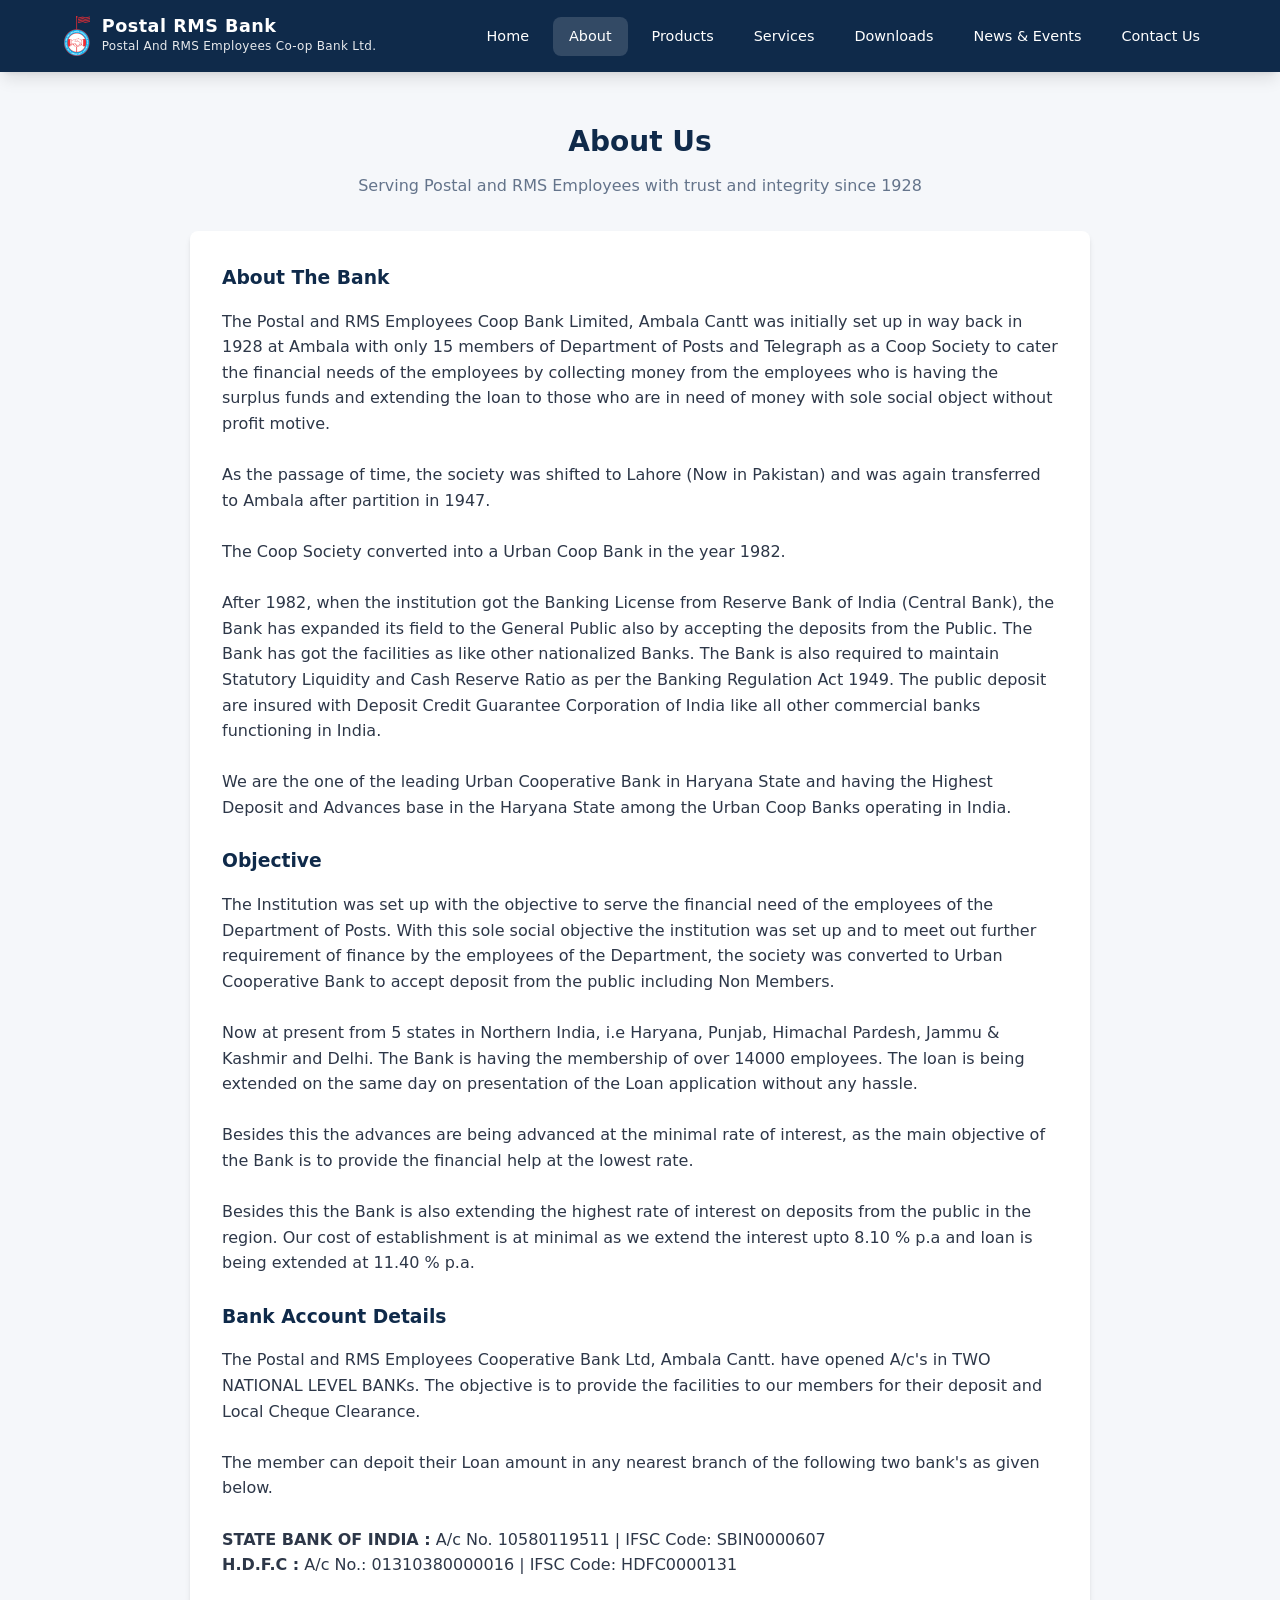
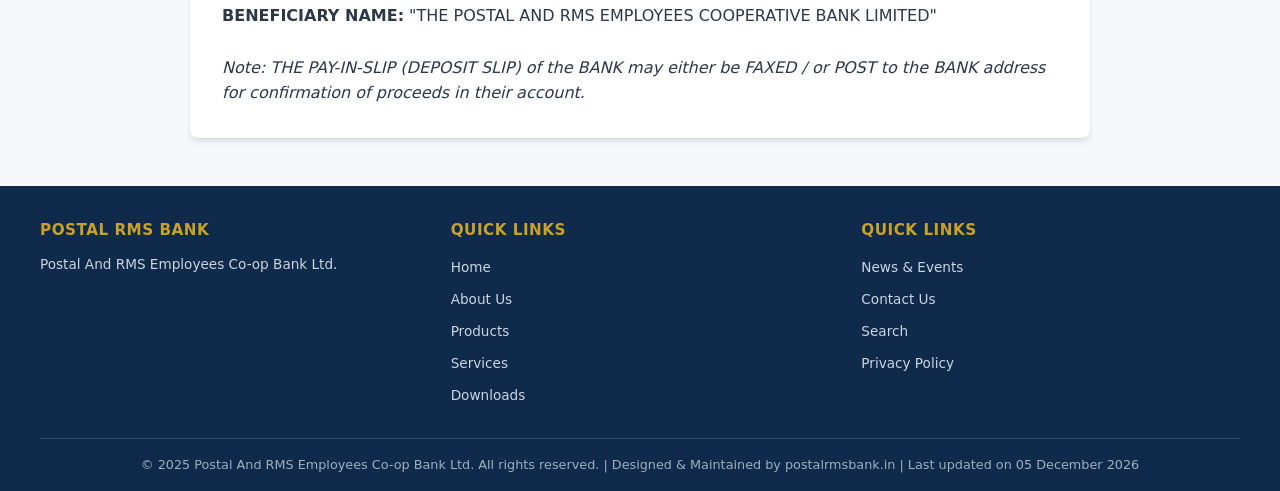
<file: about.html>
<!DOCTYPE html>
<html lang="en">
<head>
  <meta charset="UTF-8">
  <meta name="viewport" content="width=device-width, initial-scale=1.0">
  <title>About Us - Postal RMS Bank</title>
  <link rel="stylesheet" href="css/styles.css">
  <link rel="icon" type="image/png" href="assets/favicon.png">
</head>
<body>
  <header class="header">
    <div class="header-container">
      <a href="index.html" class="logo">
        <img src="assets/favicon.png" alt="Postal RMS Bank">
        <div class="logo-text">
          <span class="logo-title">Postal RMS Bank</span>
          <span class="logo-subtitle">Postal And RMS Employees Co-op Bank Ltd.</span>
        </div>
      </a>
      <button class="mobile-toggle" aria-label="Toggle menu">&#9776;</button>
      <nav class="nav">
        <a href="index.html">Home</a>
        <a href="about.html" class="active">About</a>
        <a href="products.html">Products</a>
        <a href="services.html">Services</a>
        <a href="downloads.html">Downloads</a>
        <a href="news.html">News & Events</a>
        <a href="contact.html">Contact Us</a>
      </nav>
    </div>
  </header>
  <main>
    <section class="section">
      <div class="container">
        <h2 class="section-title">About Us</h2>
        <p class="section-subtitle">Serving Postal and RMS Employees with trust and integrity since 1928</p>
        <div class="form-container" style="max-width:900px">
          <h3 style="color:var(--primary);margin-bottom:1rem">About The Bank</h3>
          <p>The Postal and RMS Employees Coop Bank Limited, Ambala Cantt was initially set up in way back in 1928 at Ambala with only 15 members of Department of Posts and Telegraph as a Coop Society to cater the financial needs of the employees by collecting money from the employees who is having the surplus funds and extending the loan to those who are in need of money with sole social object without profit motive.</p>
          <br>
          <p>As the passage of time, the society was shifted to Lahore (Now in Pakistan) and was again transferred to Ambala after partition in 1947.</p>
          <br>
          <p>The Coop Society converted into a Urban Coop Bank in the year 1982.</p>
          <br>
          <p>After 1982, when the institution got the Banking License from Reserve Bank of India (Central Bank), the Bank has expanded its field to the General Public also by accepting the deposits from the Public. The Bank has got the facilities as like other nationalized Banks. The Bank is also required to maintain Statutory Liquidity and Cash Reserve Ratio as per the Banking Regulation Act 1949. The public deposit are insured with Deposit Credit Guarantee Corporation of India like all other commercial banks functioning in India.</p>
          <br>
          <p>We are the one of the leading Urban Cooperative Bank in Haryana State and having the Highest Deposit and Advances base in the Haryana State among the Urban Coop Banks operating in India.</p>
          <br>
          <h3 style="color:var(--primary);margin-bottom:1rem">Objective</h3>
          <p>The Institution was set up with the objective to serve the financial need of the employees of the Department of Posts. With this sole social objective the institution was set up and to meet out further requirement of finance by the employees of the Department, the society was converted to Urban Cooperative Bank to accept deposit from the public including Non Members.</p>
          <br>
          <p>Now at present from 5 states in Northern India, i.e Haryana, Punjab, Himachal Pardesh, Jammu & Kashmir and Delhi. The Bank is having the membership of over 14000 employees. The loan is being extended on the same day on presentation of the Loan application without any hassle.</p>
          <br>
          <p>Besides this the advances are being advanced at the minimal rate of interest, as the main objective of the Bank is to provide the financial help at the lowest rate.</p>
          <br>
          <p>Besides this the Bank is also extending the highest rate of interest on deposits from the public in the region. Our cost of establishment is at minimal as we extend the interest upto 8.10 % p.a and loan is being extended at 11.40 % p.a.</p>
          <br>
          <h3 style="color:var(--primary);margin-bottom:1rem">Bank Account Details</h3>
          <p>The Postal and RMS Employees Cooperative Bank Ltd, Ambala Cantt. have opened A/c's in TWO NATIONAL LEVEL BANKs. The objective is to provide the facilities to our members for their deposit and Local Cheque Clearance.</p>
          <br>
          <p>The member can depoit their Loan amount in any nearest branch of the following two bank's as given below.</p>
          <br>
          <p><strong>STATE BANK OF INDIA :</strong> A/c No. 10580119511 | IFSC Code: SBIN0000607</p>
          <p><strong>H.D.F.C :</strong> A/c No.: 01310380000016 | IFSC Code: HDFC0000131</p>
          <br>
          <p><strong>BENEFICIARY NAME:</strong> "THE POSTAL AND RMS EMPLOYEES COOPERATIVE BANK LIMITED"</p>
          <br>
          <p><em>Note: THE PAY-IN-SLIP (DEPOSIT SLIP) of the BANK may either be FAXED / or POST to the BANK address for confirmation of proceeds in their account.</em></p>
        </div>
      </div>
    </section>
  </main>
  <footer class="footer">
    <div class="footer-container">
      <div>
        <h4>Postal RMS Bank</h4>
        <p style="font-size:0.85rem;color:#cbd5e0">Postal And RMS Employees Co-op Bank Ltd.</p>
      </div>
      <div>
        <h4>Quick Links</h4>
        <ul>
          <li><a href="index.html">Home</a></li>
          <li><a href="about.html">About Us</a></li>
          <li><a href="products.html">Products</a></li>
          <li><a href="services.html">Services</a></li>
          <li><a href="downloads.html">Downloads</a></li>
        </ul>
      </div>
      <div>
        <h4>Quick Links</h4>
        <ul>
          <li><a href="news.html">News & Events</a></li>
          <li><a href="contact.html">Contact Us</a></li>
          
          <li><a href="search.html">Search</a></li>
          <li><a href="privacy.html">Privacy Policy</a></li>
        </ul>
      </div>
    </div>
    <div class="footer-bottom">
      &copy; 2025 Postal And RMS Employees Co-op Bank Ltd. All rights reserved. | Designed & Maintained by postalrmsbank.in | <span id="lastUpdated"></span>
    </div>
  </footer>
  <script src="js/main.js"></script>
</body>
</html>
</file>
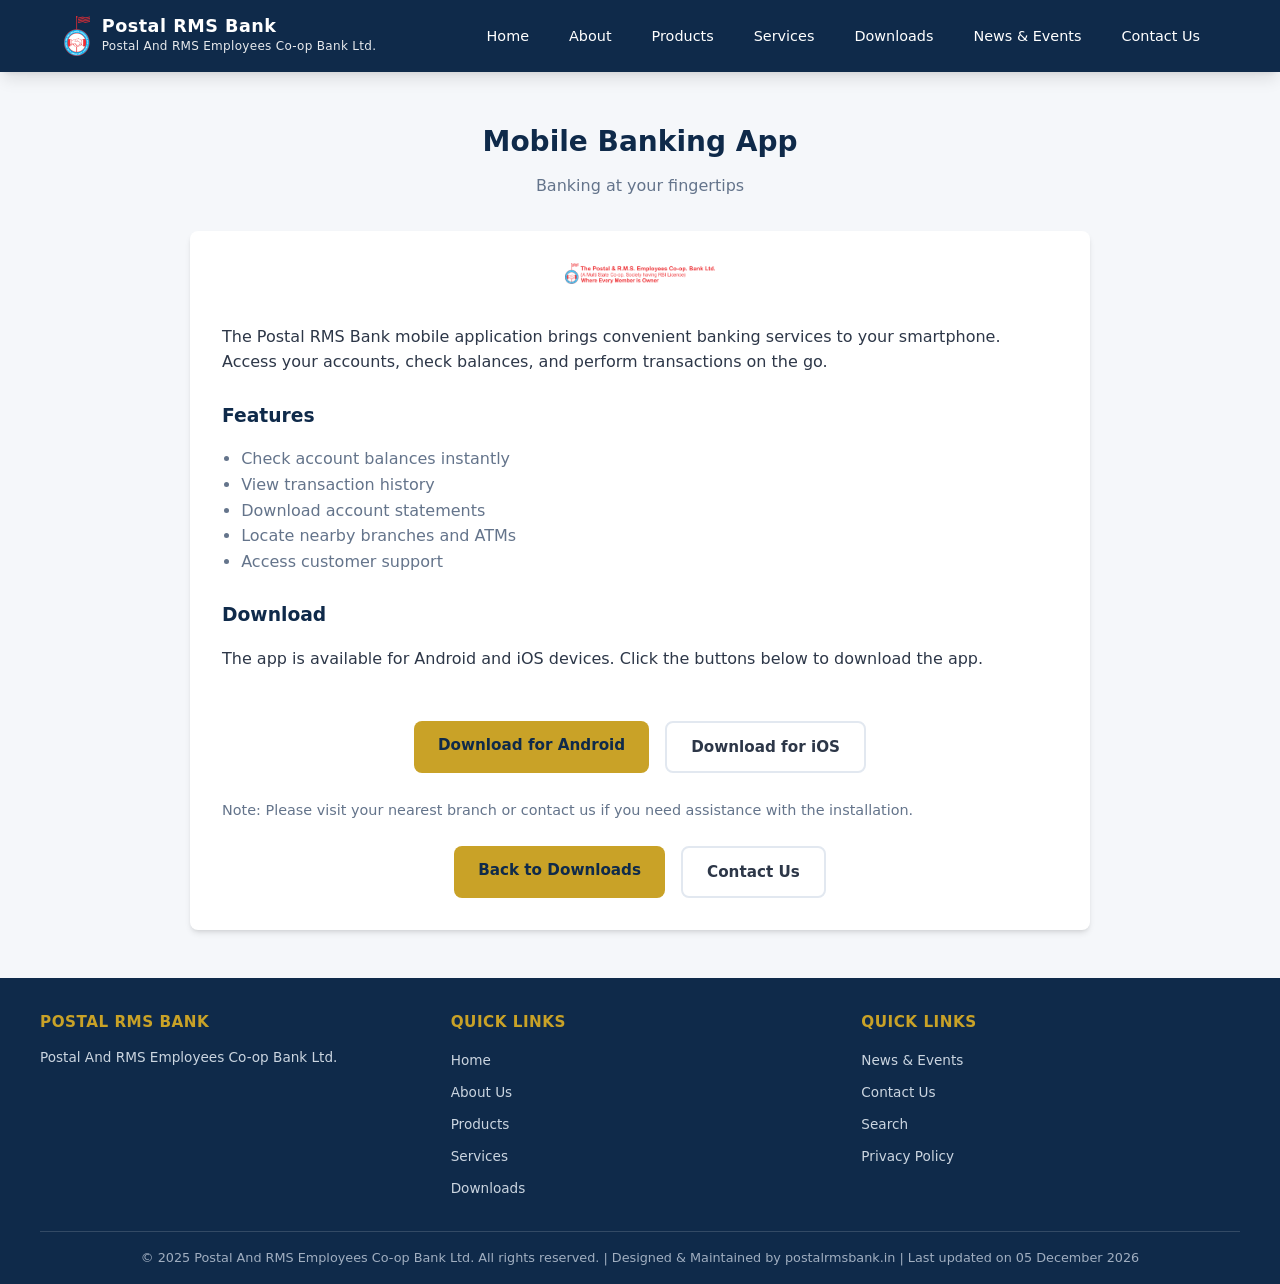
<file: app.html>
<!DOCTYPE html>
<html lang="en">
<head>
  <meta charset="UTF-8">
  <meta name="viewport" content="width=device-width, initial-scale=1.0">
  <title>Mobile App - Postal RMS Bank</title>
  <link rel="stylesheet" href="css/styles.css">
  <link rel="icon" type="image/png" href="assets/favicon.png">
</head>
<body>
  <header class="header">
    <div class="header-container">
      <a href="index.html" class="logo">
        <img src="assets/favicon.png" alt="Postal RMS Bank">
        <div class="logo-text">
          <span class="logo-title">Postal RMS Bank</span>
          <span class="logo-subtitle">Postal And RMS Employees Co-op Bank Ltd.</span>
        </div>
      </a>
      <button class="mobile-toggle" aria-label="Toggle menu">&#9776;</button>
      <nav class="nav">
        <a href="index.html">Home</a>
        <a href="about.html">About</a>
        <a href="products.html">Products</a>
        <a href="services.html">Services</a>
        <a href="downloads.html">Downloads</a>
        <a href="news.html">News & Events</a>
        <a href="contact.html">Contact Us</a>
      </nav>
    </div>
  </header>

  <main>
    <section class="section">
      <div class="container">
        <h2 class="section-title">Mobile Banking App</h2>
        <p class="section-subtitle">Banking at your fingertips</p>
        <div class="form-container" style="max-width:900px">
          <div style="text-align:center;margin-bottom:2rem">
            <img src="assets/images/rmsbank.png" alt="Postal RMS Bank App" style="max-width:150px;max-height:150px">
          </div>
          <p>The Postal RMS Bank mobile application brings convenient banking services to your smartphone. Access your accounts, check balances, and perform transactions on the go.</p>
          <br>
          <h3 style="color:var(--primary);margin-bottom:1rem">Features</h3>
          <ul style="margin-left:1.2rem;color:var(--text-muted)">
            <li>Check account balances instantly</li>
            <li>View transaction history</li>
            <li>Download account statements</li>
            <li>Locate nearby branches and ATMs</li>
            <li>Access customer support</li>
          </ul>
          <br>
          <h3 style="color:var(--primary);margin-bottom:1rem">Download</h3>
          <p>The app is available for Android and iOS devices. Click the buttons below to download the app.</p>
          <br>
          <div class="form-actions">
            <a href="https://play.google.com/store/apps/details?id=in.sarvatra.postalrmsbank.mobilebanking" target="_blank" rel="noopener" class="btn btn-primary">Download for Android</a>
            <a href="https://apps.apple.com/in/app/postal-and-rms-bank/id1665080304" target="_blank" rel="noopener" class="btn btn-secondary" style="color:var(--text);border-color:var(--border)">Download for iOS</a>
          </div>
          <br>
          <p style="color:var(--text-muted);font-size:0.9rem">Note: Please visit your nearest branch or contact us if you need assistance with the installation.</p>
          <div class="form-actions">
            <a href="downloads.html" class="btn btn-primary">Back to Downloads</a>
            <a href="contact.html" class="btn btn-secondary" style="color:var(--text);border-color:var(--border)">Contact Us</a>
          </div>
        </div>
      </div>
    </section>
  </main>

  <footer class="footer">
    <div class="footer-container">
      <div>
        <h4>Postal RMS Bank</h4>
        <p style="font-size:0.85rem;color:#cbd5e0">Postal And RMS Employees Co-op Bank Ltd.</p>
      </div>
      <div>
        <h4>Quick Links</h4>
        <ul>
          <li><a href="index.html">Home</a></li>
          <li><a href="about.html">About Us</a></li>
          <li><a href="products.html">Products</a></li>
          <li><a href="services.html">Services</a></li>
          <li><a href="downloads.html">Downloads</a></li>
        </ul>
      </div>
      <div>
        <h4>Quick Links</h4>
        <ul>
          <li><a href="news.html">News & Events</a></li>
          <li><a href="contact.html">Contact Us</a></li>
          <li><a href="search.html">Search</a></li>
          <li><a href="privacy.html">Privacy Policy</a></li>
        </ul>
      </div>
    </div>
    <div class="footer-bottom">
      &copy; 2025 Postal And RMS Employees Co-op Bank Ltd. All rights reserved. | Designed & Maintained by postalrmsbank.in | <span id="lastUpdated"></span>
    </div>
  </footer>
  <script src="js/main.js"></script>
</body>
</html>
</file>
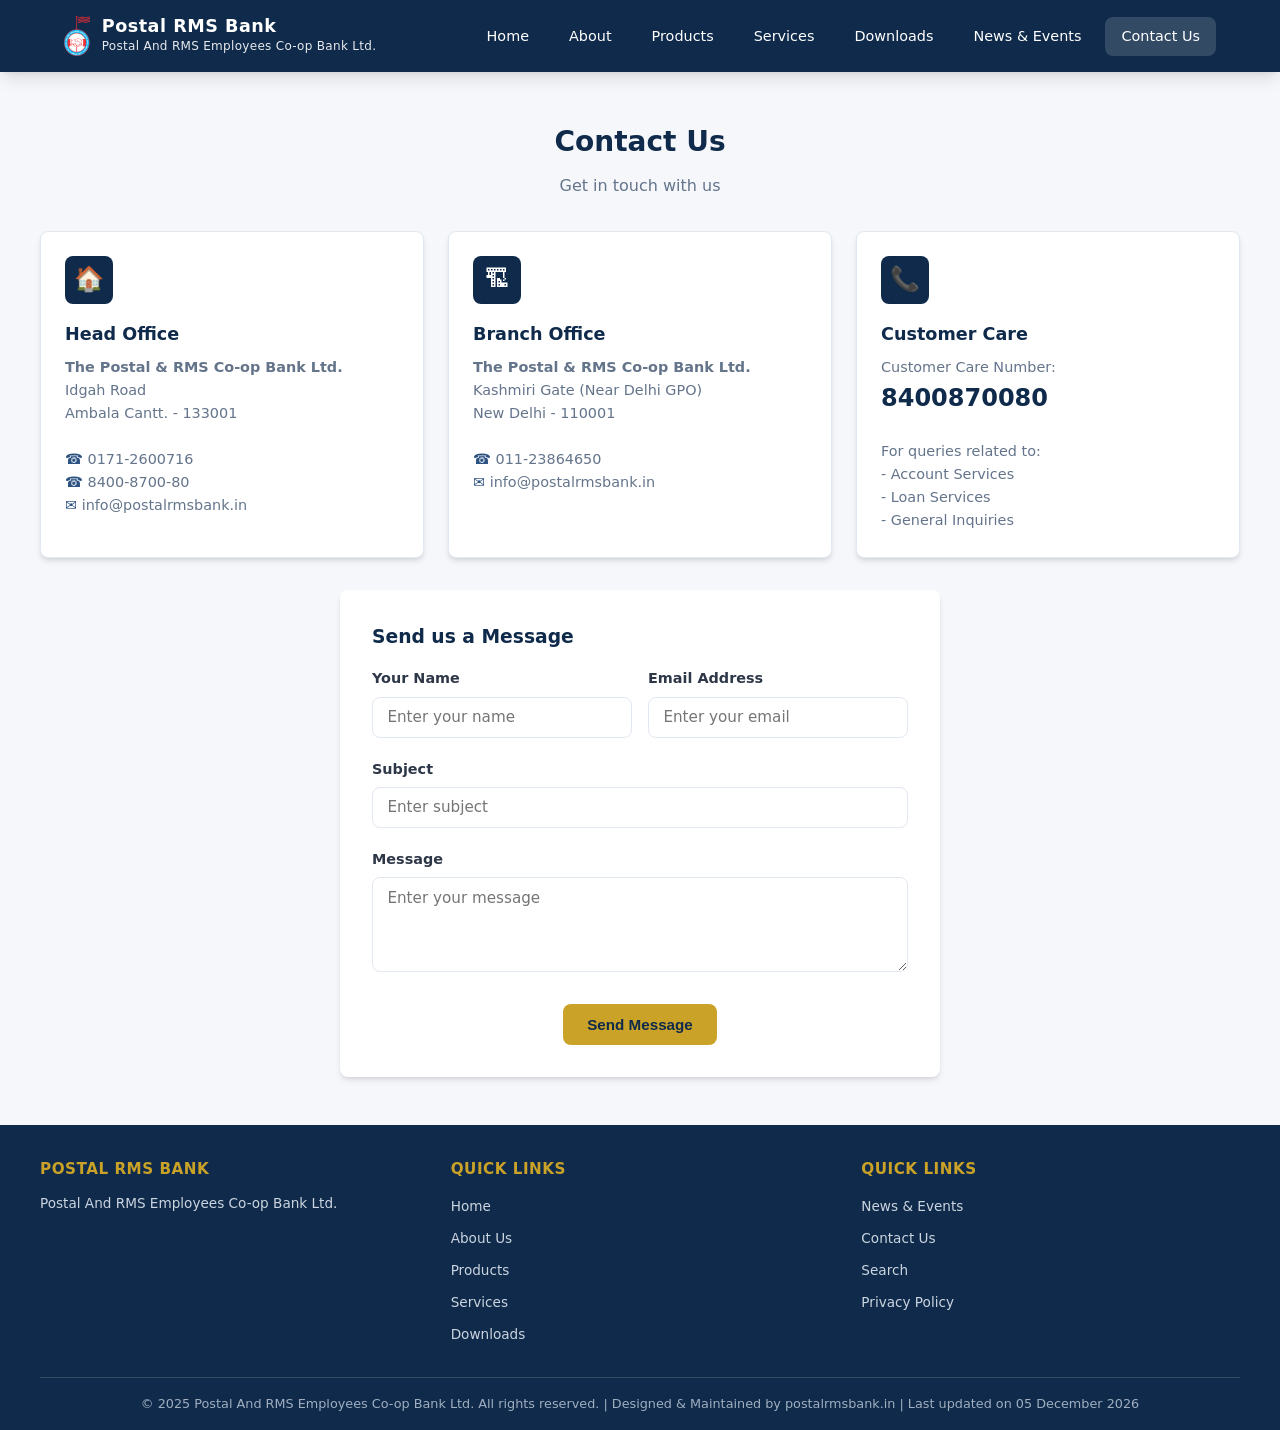
<file: contact.html>
<!DOCTYPE html>
<html lang="en">
<head>
  <meta charset="UTF-8">
  <meta name="viewport" content="width=device-width, initial-scale=1.0">
  <title>Contact Us - Postal RMS Bank</title>
  <link rel="stylesheet" href="css/styles.css">
  <link rel="icon" type="image/png" href="assets/favicon.png">
</head>
<body>
  <header class="header">
    <div class="header-container">
      <a href="index.html" class="logo">
        <img src="assets/favicon.png" alt="Postal RMS Bank">
        <div class="logo-text">
          <span class="logo-title">Postal RMS Bank</span>
          <span class="logo-subtitle">Postal And RMS Employees Co-op Bank Ltd.</span>
        </div>
      </a>
      <button class="mobile-toggle" aria-label="Toggle menu">&#9776;</button>
      <nav class="nav">
        <a href="index.html">Home</a>
        <a href="about.html">About</a>
        <a href="products.html">Products</a>
        <a href="services.html">Services</a>
        <a href="downloads.html">Downloads</a>
        <a href="news.html">News & Events</a>
        <a href="contact.html" class="active">Contact Us</a>
      </nav>
    </div>
  </header>
  <main>
    <section class="section">
      <div class="container">
        <h2 class="section-title">Contact Us</h2>
        <p class="section-subtitle">Get in touch with us</p>
        <div class="card-grid">
          <div class="card">
            <div class="card-icon">&#127968;</div>
            <h3>Head Office</h3>
            <p><strong>The Postal & RMS Co-op Bank Ltd.</strong><br>
            Idgah Road<br>
            Ambala Cantt. - 133001<br><br>
            <span style="color:var(--accent)">&#9742;</span> 0171-2600716<br>
            <span style="color:var(--accent)">&#9742;</span> 8400-8700-80<br>
            <span style="color:var(--accent)">&#9993;</span> info@postalrmsbank.in</p>
          </div>
          <div class="card">
            <div class="card-icon">&#127959;</div>
            <h3>Branch Office</h3>
            <p><strong>The Postal & RMS Co-op Bank Ltd.</strong><br>
            Kashmiri Gate (Near Delhi GPO)<br>
            New Delhi - 110001<br><br>
            <span style="color:var(--accent)">&#9742;</span> 011-23864650<br>
            <span style="color:var(--accent)">&#9993;</span> info@postalrmsbank.in</p>
          </div>
          <div class="card">
            <div class="card-icon">&#128222;</div>
            <h3>Customer Care</h3>
            <p>Customer Care Number:<br>
            <strong style="font-size:1.5rem;color:var(--primary)">8400870080</strong><br><br>
            For queries related to:<br>
            - Account Services<br>
            - Loan Services<br>
            - General Inquiries</p>
          </div>
        </div>
        <div class="form-container" style="max-width:600px;margin-top:2rem">
          <h3 style="color:var(--primary);margin-bottom:1rem">Send us a Message</h3>
          <form id="contactForm" novalidate>
            <div class="form-row">
              <div class="form-group">
                <label for="name">Your Name</label>
                <input type="text" id="name" placeholder="Enter your name" required>
                <span class="error-msg">Please enter your name</span>
              </div>
              <div class="form-group">
                <label for="email">Email Address</label>
                <input type="email" id="email" placeholder="Enter your email" required>
                <span class="error-msg">Please enter a valid email</span>
              </div>
            </div>
            <div class="form-group">
              <label for="subject">Subject</label>
              <input type="text" id="subject" placeholder="Enter subject" required>
              <span class="error-msg">Please enter subject</span>
            </div>
            <div class="form-group">
              <label for="message">Message</label>
              <textarea id="message" rows="4" placeholder="Enter your message" required></textarea>
              <span class="error-msg">Please enter your message</span>
            </div>
            <div class="form-actions">
              <button type="submit" class="btn btn-primary">Send Message</button>
            </div>
          </form>
        </div>
      </div>
    </section>
  </main>
  <footer class="footer">
    <div class="footer-container">
      <div>
        <h4>Postal RMS Bank</h4>
        <p style="font-size:0.85rem;color:#cbd5e0">Postal And RMS Employees Co-op Bank Ltd.</p>
      </div>
      <div>
        <h4>Quick Links</h4>
        <ul>
          <li><a href="index.html">Home</a></li>
          <li><a href="about.html">About Us</a></li>
          <li><a href="products.html">Products</a></li>
          <li><a href="services.html">Services</a></li>
          <li><a href="downloads.html">Downloads</a></li>
        </ul>
      </div>
      <div>
        <h4>Quick Links</h4>
        <ul>
          <li><a href="news.html">News & Events</a></li>
          <li><a href="contact.html">Contact Us</a></li>
          
          <li><a href="search.html">Search</a></li>
          <li><a href="privacy.html">Privacy Policy</a></li>
        </ul>
      </div>
    </div>
    <div class="footer-bottom">
      &copy; 2025 Postal And RMS Employees Co-op Bank Ltd. All rights reserved. | Designed & Maintained by postalrmsbank.in | <span id="lastUpdated"></span>
    </div>
  </footer>
  <script src="js/main.js"></script>
  <script>
    document.getElementById('contactForm').addEventListener('submit', function(e) {
      e.preventDefault();
      alert('Thank you for contacting us. We will get back to you soon.');
      this.reset();
    });
  </script>
</body>
</html>
</file>
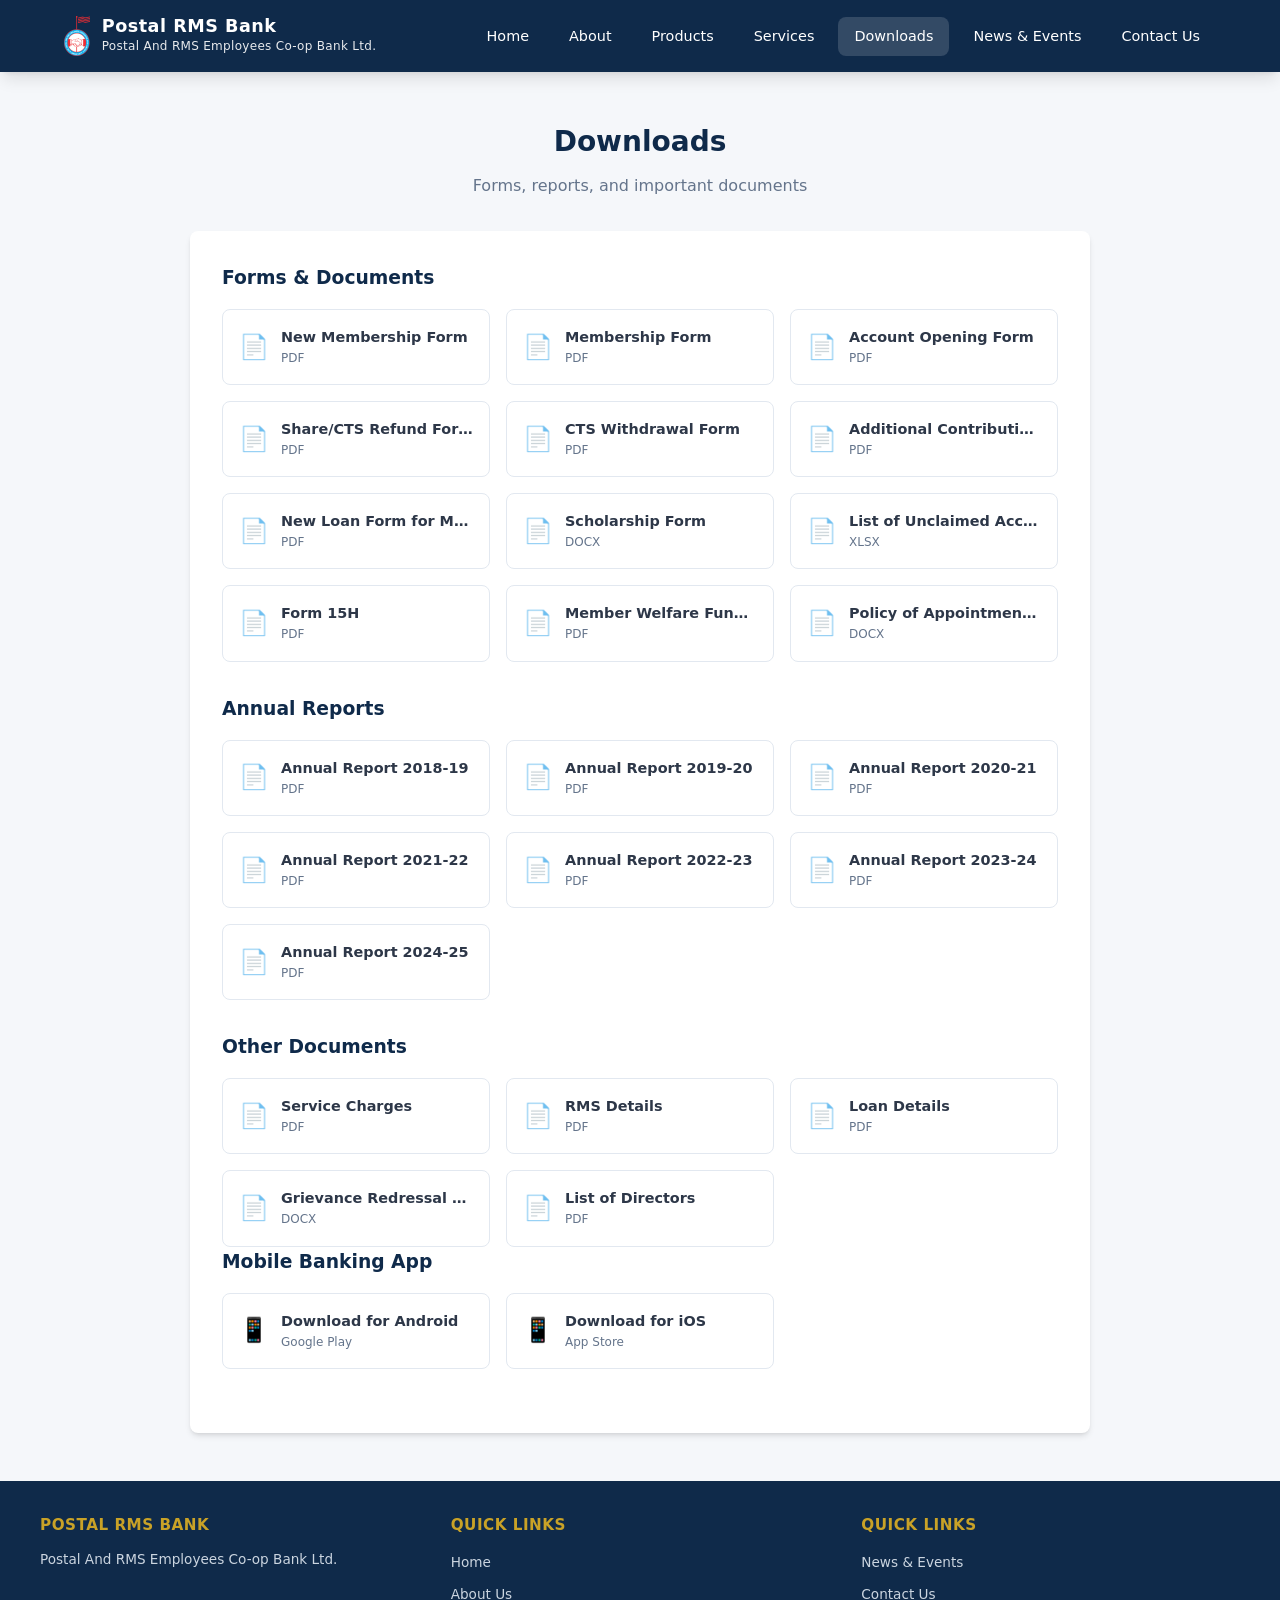
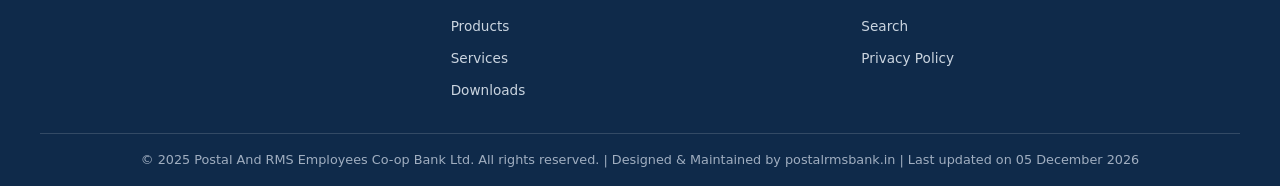
<file: downloads.html>
<!DOCTYPE html>
<html lang="en">
<head>
  <meta charset="UTF-8">
  <meta name="viewport" content="width=device-width, initial-scale=1.0">
  <title>Downloads - Postal RMS Bank</title>
  <link rel="stylesheet" href="css/styles.css">
  <link rel="icon" type="image/png" href="assets/favicon.png">
</head>
<body>
  <header class="header">
    <div class="header-container">
      <a href="index.html" class="logo">
        <img src="assets/favicon.png" alt="Postal RMS Bank">
        <div class="logo-text">
          <span class="logo-title">Postal RMS Bank</span>
          <span class="logo-subtitle">Postal And RMS Employees Co-op Bank Ltd.</span>
        </div>
      </a>
      <button class="mobile-toggle" aria-label="Toggle menu">&#9776;</button>
      <nav class="nav">
        <a href="index.html">Home</a>
        <a href="about.html">About</a>
        <a href="products.html">Products</a>
        <a href="services.html">Services</a>
        <a href="downloads.html" class="active">Downloads</a>
        <a href="news.html">News & Events</a>
        <a href="contact.html">Contact Us</a>
      </nav>
    </div>
  </header>
  <main>
    <section class="section">
      <div class="container">
        <h2 class="section-title">Downloads</h2>
        <p class="section-subtitle">Forms, reports, and important documents</p>
        <div class="form-container" style="max-width:900px">
          <h3 style="color:var(--primary);margin-bottom:1rem">Forms & Documents</h3>
          <div class="doc-grid" style="margin-bottom:2rem">
            <a href="assets/docs/newmembership.pdf" class="doc-item" target="_blank" rel="noopener">
              <span class="doc-icon">&#128196;</span>
              <div class="doc-info">
                <div class="doc-name">New Membership Form</div>
                <div class="doc-meta">PDF</div>
              </div>
            </a>
            <a href="assets/docs/membership.pdf" class="doc-item" target="_blank" rel="noopener">
              <span class="doc-icon">&#128196;</span>
              <div class="doc-info">
                <div class="doc-name">Membership Form</div>
                <div class="doc-meta">PDF</div>
              </div>
            </a>
            <a href="assets/docs/AOF.pdf" class="doc-item" target="_blank" rel="noopener">
              <span class="doc-icon">&#128196;</span>
              <div class="doc-info">
                <div class="doc-name">Account Opening Form</div>
                <div class="doc-meta">PDF</div>
              </div>
            </a>
            <a href="assets/docs/sharects.pdf" class="doc-item" target="_blank" rel="noopener">
              <span class="doc-icon">&#128196;</span>
              <div class="doc-info">
                <div class="doc-name">Share/CTS Refund Form</div>
                <div class="doc-meta">PDF</div>
              </div>
            </a>
            <a href="assets/docs/cts_wd.pdf" class="doc-item" target="_blank" rel="noopener">
              <span class="doc-icon">&#128196;</span>
              <div class="doc-info">
                <div class="doc-name">CTS Withdrawal Form</div>
                <div class="doc-meta">PDF</div>
              </div>
            </a>
            <a href="assets/docs/add_cts.pdf" class="doc-item" target="_blank" rel="noopener">
              <span class="doc-icon">&#128196;</span>
              <div class="doc-info">
                <div class="doc-name">Additional Contribution to CTS Form</div>
                <div class="doc-meta">PDF</div>
              </div>
            </a>
            <a href="assets/docs/newloan.pdf" class="doc-item" target="_blank" rel="noopener">
              <span class="doc-icon">&#128196;</span>
              <div class="doc-info">
                <div class="doc-name">New Loan Form for Members</div>
                <div class="doc-meta">PDF</div>
              </div>
            </a>
            <a href="assets/docs/scholar.docx" class="doc-item" target="_blank" rel="noopener">
              <span class="doc-icon">&#128196;</span>
              <div class="doc-info">
                <div class="doc-name">Scholarship Form</div>
                <div class="doc-meta">DOCX</div>
              </div>
            </a>
            <a href="assets/docs/UNCLAIMED_DEPOSIT.xlsx" class="doc-item" target="_blank" rel="noopener">
              <span class="doc-icon">&#128196;</span>
              <div class="doc-info">
                <div class="doc-name">List of Unclaimed Accounts</div>
                <div class="doc-meta">XLSX</div>
              </div>
            </a>
            <a href="assets/docs/Form15H.pdf" class="doc-item" target="_blank" rel="noopener">
              <span class="doc-icon">&#128196;</span>
              <div class="doc-info">
                <div class="doc-name">Form 15H</div>
                <div class="doc-meta">PDF</div>
              </div>
            </a>
            <a href="assets/docs/memw.pdf" class="doc-item" target="_blank" rel="noopener">
              <span class="doc-icon">&#128196;</span>
              <div class="doc-info">
                <div class="doc-name">Member Welfare Fund Form</div>
                <div class="doc-meta">PDF</div>
              </div>
            </a>
            <a href="assets/docs/policy_on appointment_Auditors-converted.docx" class="doc-item" target="_blank" rel="noopener">
              <span class="doc-icon">&#128196;</span>
              <div class="doc-info">
                <div class="doc-name">Policy of Appointment of Auditor</div>
                <div class="doc-meta">DOCX</div>
              </div>
            </a>
          </div>
          <h3 style="color:var(--primary);margin-bottom:1rem">Annual Reports</h3>
          <div class="doc-grid" style="margin-bottom:2rem">
            <a href="assets/docs/ar.pdf" class="doc-item" target="_blank" rel="noopener">
              <span class="doc-icon">&#128196;</span>
              <div class="doc-info">
                <div class="doc-name">Annual Report 2018-19</div>
                <div class="doc-meta">PDF</div>
              </div>
            </a>
            <a href="assets/docs/Notice book 2021.pdf" class="doc-item" target="_blank" rel="noopener">
              <span class="doc-icon">&#128196;</span>
              <div class="doc-info">
                <div class="doc-name">Annual Report 2019-20</div>
                <div class="doc-meta">PDF</div>
              </div>
            </a>
            <a href="assets/docs/20-21.pdf" class="doc-item" target="_blank" rel="noopener">
              <span class="doc-icon">&#128196;</span>
              <div class="doc-info">
                <div class="doc-name">Annual Report 2020-21</div>
                <div class="doc-meta">PDF</div>
              </div>
            </a>
            <a href="assets/docs/GB21_22.pdf" class="doc-item" target="_blank" rel="noopener">
              <span class="doc-icon">&#128196;</span>
              <div class="doc-info">
                <div class="doc-name">Annual Report 2021-22</div>
                <div class="doc-meta">PDF</div>
              </div>
            </a>
            <a href="assets/docs/GBR2022_23.pdf" class="doc-item" target="_blank" rel="noopener">
              <span class="doc-icon">&#128196;</span>
              <div class="doc-info">
                <div class="doc-name">Annual Report 2022-23</div>
                <div class="doc-meta">PDF</div>
              </div>
            </a>
            <a href="assets/docs/GBR2023-24.pdf" class="doc-item" target="_blank" rel="noopener">
              <span class="doc-icon">&#128196;</span>
              <div class="doc-info">
                <div class="doc-name">Annual Report 2023-24</div>
                <div class="doc-meta">PDF</div>
              </div>
            </a>
            <a href="assets/docs/GBR2024-25.pdf" class="doc-item" target="_blank" rel="noopener">
              <span class="doc-icon">&#128196;</span>
              <div class="doc-info">
                <div class="doc-name">Annual Report 2024-25</div>
                <div class="doc-meta">PDF</div>
              </div>
            </a>
          </div>
          <h3 style="color:var(--primary);margin-bottom:1rem">Other Documents</h3>
          <div class="doc-grid">
            <a href="assets/docs/SERVICE_CHARGES.pdf" class="doc-item" target="_blank" rel="noopener">
              <span class="doc-icon">&#128196;</span>
              <div class="doc-info">
                <div class="doc-name">Service Charges</div>
                <div class="doc-meta">PDF</div>
              </div>
            </a>
            <a href="assets/docs/RMS.pdf" class="doc-item" target="_blank" rel="noopener">
              <span class="doc-icon">&#128196;</span>
              <div class="doc-info">
                <div class="doc-name">RMS Details</div>
                <div class="doc-meta">PDF</div>
              </div>
            </a>
            <a href="assets/docs/Loan.pdf" class="doc-item" target="_blank" rel="noopener">
              <span class="doc-icon">&#128196;</span>
              <div class="doc-info">
                <div class="doc-name">Loan Details</div>
                <div class="doc-meta">PDF</div>
              </div>
            </a>
            <a href="assets/docs/GRP.docx" class="doc-item" target="_blank" rel="noopener">
              <span class="doc-icon">&#128196;</span>
              <div class="doc-info">
                <div class="doc-name">Grievance Redressal Policy</div>
                <div class="doc-meta">DOCX</div>
              </div>
            </a>
            <a href="assets/docs/lod.pdf" class="doc-item" target="_blank" rel="noopener">
              <span class="doc-icon">&#128196;</span>
              <div class="doc-info">
                <div class="doc-name">List of Directors</div>
                <div class="doc-meta">PDF</div>
              </div>
            </a>
          </div>
          <h3 style="color:var(--primary);margin-bottom:1rem">Mobile Banking App</h3>
          <div class="doc-grid" style="margin-bottom:2rem">
            <a href="https://play.google.com/store/apps/details?id=in.sarvatra.postalrmsbank.mobilebanking" target="_blank" rel="noopener" class="doc-item">
              <span class="doc-icon">&#128241;</span>
              <div class="doc-info">
                <div class="doc-name">Download for Android</div>
                <div class="doc-meta">Google Play</div>
              </div>
            </a>
            <a href="https://apps.apple.com/in/app/postal-and-rms-bank/id1665080304" target="_blank" rel="noopener" class="doc-item">
              <span class="doc-icon">&#128241;</span>
              <div class="doc-info">
                <div class="doc-name">Download for iOS</div>
                <div class="doc-meta">App Store</div>
              </div>
            </a>
          </div>
        </div>
      </div>
    </section>
  </main>
  <footer class="footer">
    <div class="footer-container">
      <div>
        <h4>Postal RMS Bank</h4>
        <p style="font-size:0.85rem;color:#cbd5e0">Postal And RMS Employees Co-op Bank Ltd.</p>
      </div>
      <div>
        <h4>Quick Links</h4>
        <ul>
          <li><a href="index.html">Home</a></li>
          <li><a href="about.html">About Us</a></li>
          <li><a href="products.html">Products</a></li>
          <li><a href="services.html">Services</a></li>
          <li><a href="downloads.html">Downloads</a></li>
        </ul>
      </div>
      <div>
        <h4>Quick Links</h4>
        <ul>
          <li><a href="news.html">News & Events</a></li>
          <li><a href="contact.html">Contact Us</a></li>
          
          <li><a href="search.html">Search</a></li>
          <li><a href="privacy.html">Privacy Policy</a></li>
        </ul>
      </div>
    </div>
    <div class="footer-bottom">
      &copy; 2025 Postal And RMS Employees Co-op Bank Ltd. All rights reserved. | Designed & Maintained by postalrmsbank.in | <span id="lastUpdated"></span>
    </div>
  </footer>
  <script src="js/main.js"></script>
</body>
</html>
</file>
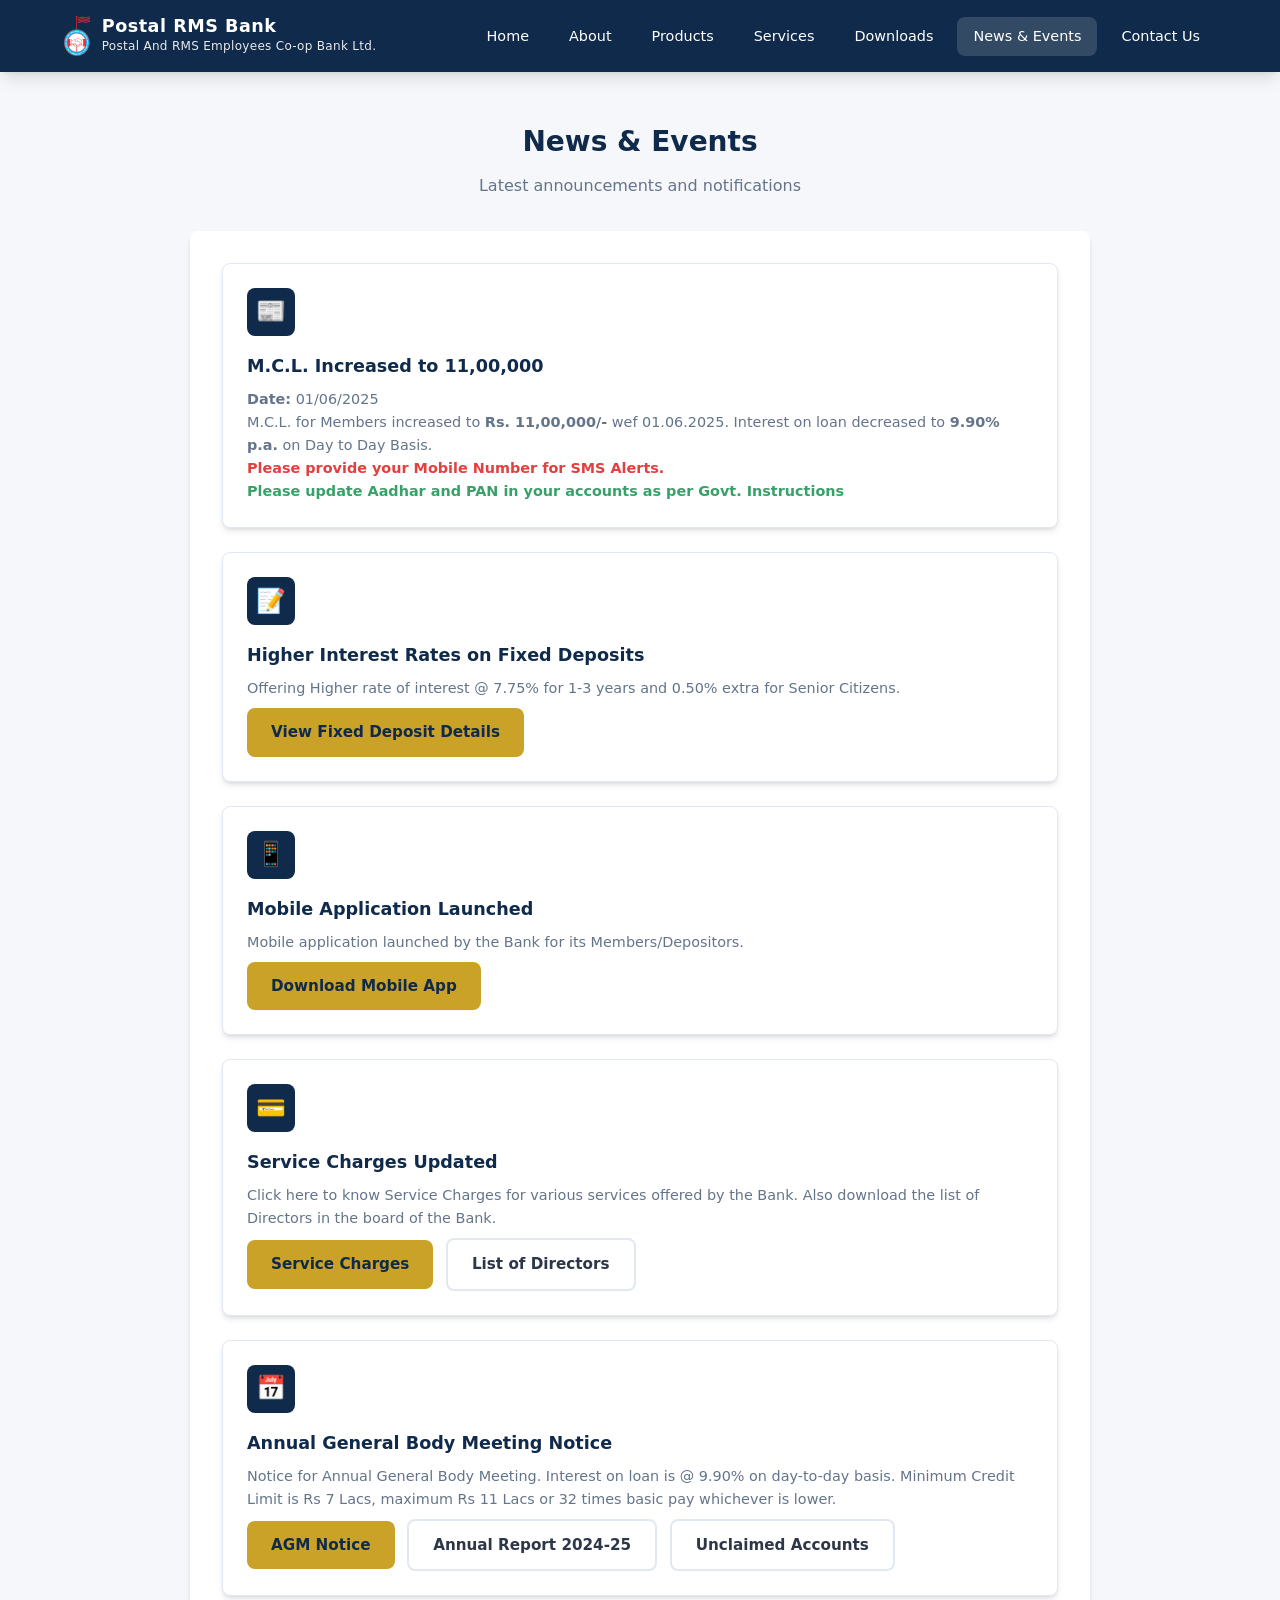
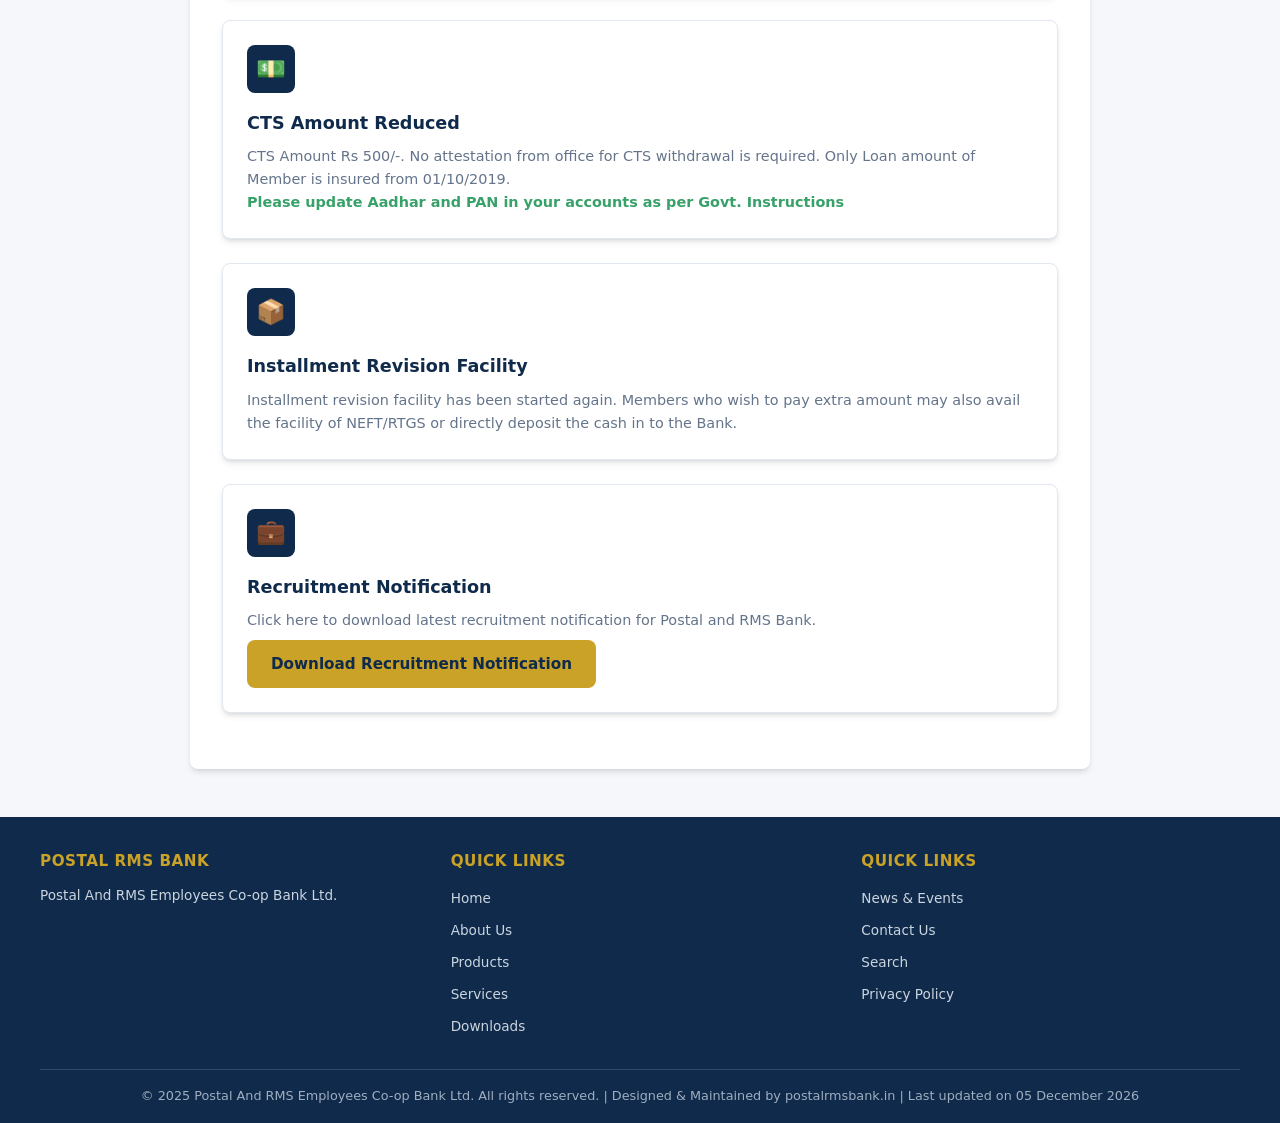
<file: news.html>
<!DOCTYPE html>
<html lang="en">
<head>
  <meta charset="UTF-8">
  <meta name="viewport" content="width=device-width, initial-scale=1.0">
  <title>News & Events - Postal RMS Bank</title>
  <link rel="stylesheet" href="css/styles.css">
  <link rel="icon" type="image/png" href="assets/favicon.png">
</head>
<body>
  <header class="header">
    <div class="header-container">
      <a href="index.html" class="logo">
        <img src="assets/favicon.png" alt="Postal RMS Bank">
        <div class="logo-text">
          <span class="logo-title">Postal RMS Bank</span>
          <span class="logo-subtitle">Postal And RMS Employees Co-op Bank Ltd.</span>
        </div>
      </a>
      <button class="mobile-toggle" aria-label="Toggle menu">&#9776;</button>
      <nav class="nav">
        <a href="index.html">Home</a>
        <a href="about.html">About</a>
        <a href="products.html">Products</a>
        <a href="services.html">Services</a>
        <a href="downloads.html">Downloads</a>
        <a href="news.html" class="active">News & Events</a>
        <a href="contact.html">Contact Us</a>
      </nav>
    </div>
  </header>
  <main>
    <section class="section">
      <div class="container">
        <h2 class="section-title">News & Events</h2>
        <p class="section-subtitle">Latest announcements and notifications</p>
        <div class="form-container" style="max-width:900px">
          <div class="card" style="margin-bottom:1.5rem">
            <div class="card-icon">&#128240;</div>
            <h3>M.C.L. Increased to 11,00,000</h3>
            <p><strong>Date:</strong> 01/06/2025</p>
            <p>M.C.L. for Members increased to <strong>Rs. 11,00,000/-</strong> wef 01.06.2025. Interest on loan decreased to <strong>9.90% p.a.</strong> on Day to Day Basis.</p>
            <p style="color:var(--error)"><strong>Please provide your Mobile Number for SMS Alerts.</strong></p>
            <p style="color:var(--success)"><strong>Please update Aadhar and PAN in your accounts as per Govt. Instructions</strong></p>
          </div>
          <div class="card" style="margin-bottom:1.5rem">
            <div class="card-icon">&#128221;</div>
            <h3>Higher Interest Rates on Fixed Deposits</h3>
            <p>Offering Higher rate of interest @ 7.75% for 1-3 years and 0.50% extra for Senior Citizens.</p>
            <p style="margin-top:0.5rem">
              <a href="assets/docs/fd1.pdf" class="btn btn-primary" target="_blank" rel="noopener">View Fixed Deposit Details</a>
            </p>
          </div>
          <div class="card" style="margin-bottom:1.5rem">
            <div class="card-icon">&#128241;</div>
            <h3>Mobile Application Launched</h3>
            <p>Mobile application launched by the Bank for its Members/Depositors.</p>
            <p style="margin-top:0.5rem">
              <a href="app.html" class="btn btn-primary" target="_blank" rel="noopener">Download Mobile App</a>
            </p>
          </div>
          <div class="card" style="margin-bottom:1.5rem">
            <div class="card-icon">&#128179;</div>
            <h3>Service Charges Updated</h3>
            <p>Click here to know Service Charges for various services offered by the Bank. Also download the list of Directors in the board of the Bank.</p>
            <p style="margin-top:0.5rem">
              <a href="assets/docs/SERVICE_CHARGES.pdf" class="btn btn-primary" target="_blank" rel="noopener">Service Charges</a>
              <a href="assets/docs/lod.pdf" class="btn btn-secondary" target="_blank" rel="noopener" style="color:var(--text);border-color:var(--border);margin-left:0.5rem">List of Directors</a>
            </p>
          </div>
          <div class="card" style="margin-bottom:1.5rem">
            <div class="card-icon">&#128197;</div>
            <h3>Annual General Body Meeting Notice</h3>
            <p>Notice for Annual General Body Meeting. Interest on loan is @ 9.90% on day-to-day basis. Minimum Credit Limit is Rs 7 Lacs, maximum Rs 11 Lacs or 32 times basic pay whichever is lower.</p>
            <p style="margin-top:0.5rem">
              <a href="assets/docs/agm.jpeg" class="btn btn-primary" target="_blank" rel="noopener">AGM Notice</a>
              <a href="assets/docs/GBR2024-25.pdf" class="btn btn-secondary" target="_blank" rel="noopener" style="color:var(--text);border-color:var(--border);margin-left:0.5rem">Annual Report 2024-25</a>
              <a href="assets/docs/unclaimed.xlsx" class="btn btn-secondary" target="_blank" rel="noopener" style="color:var(--text);border-color:var(--border);margin-left:0.5rem">Unclaimed Accounts</a>
            </p>
          </div>
          <div class="card" style="margin-bottom:1.5rem">
            <div class="card-icon">&#128181;</div>
            <h3>CTS Amount Reduced</h3>
            <p>CTS Amount Rs 500/-. No attestation from office for CTS withdrawal is required. Only Loan amount of Member is insured from 01/10/2019.</p>
            <p style="color:var(--success)"><strong>Please update Aadhar and PAN in your accounts as per Govt. Instructions</strong></p>
          </div>
          <div class="card" style="margin-bottom:1.5rem">
            <div class="card-icon">&#128230;</div>
            <h3>Installment Revision Facility</h3>
            <p>Installment revision facility has been started again. Members who wish to pay extra amount may also avail the facility of NEFT/RTGS or directly deposit the cash in to the Bank.</p>
          </div>
          <div class="card" style="margin-bottom:1.5rem">
            <div class="card-icon">&#128188;</div>
            <h3>Recruitment Notification</h3>
            <p>Click here to download latest recruitment notification for Postal and RMS Bank.</p>
            <p style="margin-top:0.5rem">
              <a href="assets/docs/rectt.pdf" class="btn btn-primary" target="_blank" rel="noopener">Download Recruitment Notification</a>
            </p>
          </div>
        </div>
      </div>
    </section>
  </main>
  <footer class="footer">
    <div class="footer-container">
      <div>
        <h4>Postal RMS Bank</h4>
        <p style="font-size:0.85rem;color:#cbd5e0">Postal And RMS Employees Co-op Bank Ltd.</p>
      </div>
      <div>
        <h4>Quick Links</h4>
        <ul>
          <li><a href="index.html">Home</a></li>
          <li><a href="about.html">About Us</a></li>
          <li><a href="products.html">Products</a></li>
          <li><a href="services.html">Services</a></li>
          <li><a href="downloads.html">Downloads</a></li>
        </ul>
      </div>
      <div>
        <h4>Quick Links</h4>
        <ul>
          <li><a href="news.html">News & Events</a></li>
          <li><a href="contact.html">Contact Us</a></li>
          
          <li><a href="search.html">Search</a></li>
          <li><a href="privacy.html">Privacy Policy</a></li>
        </ul>
      </div>
    </div>
    <div class="footer-bottom">
      &copy; 2025 Postal And RMS Employees Co-op Bank Ltd. All rights reserved. | Designed & Maintained by postalrmsbank.in | <span id="lastUpdated"></span>
    </div>
  </footer>
  <script src="js/main.js"></script>
</body>
</html>
</file>
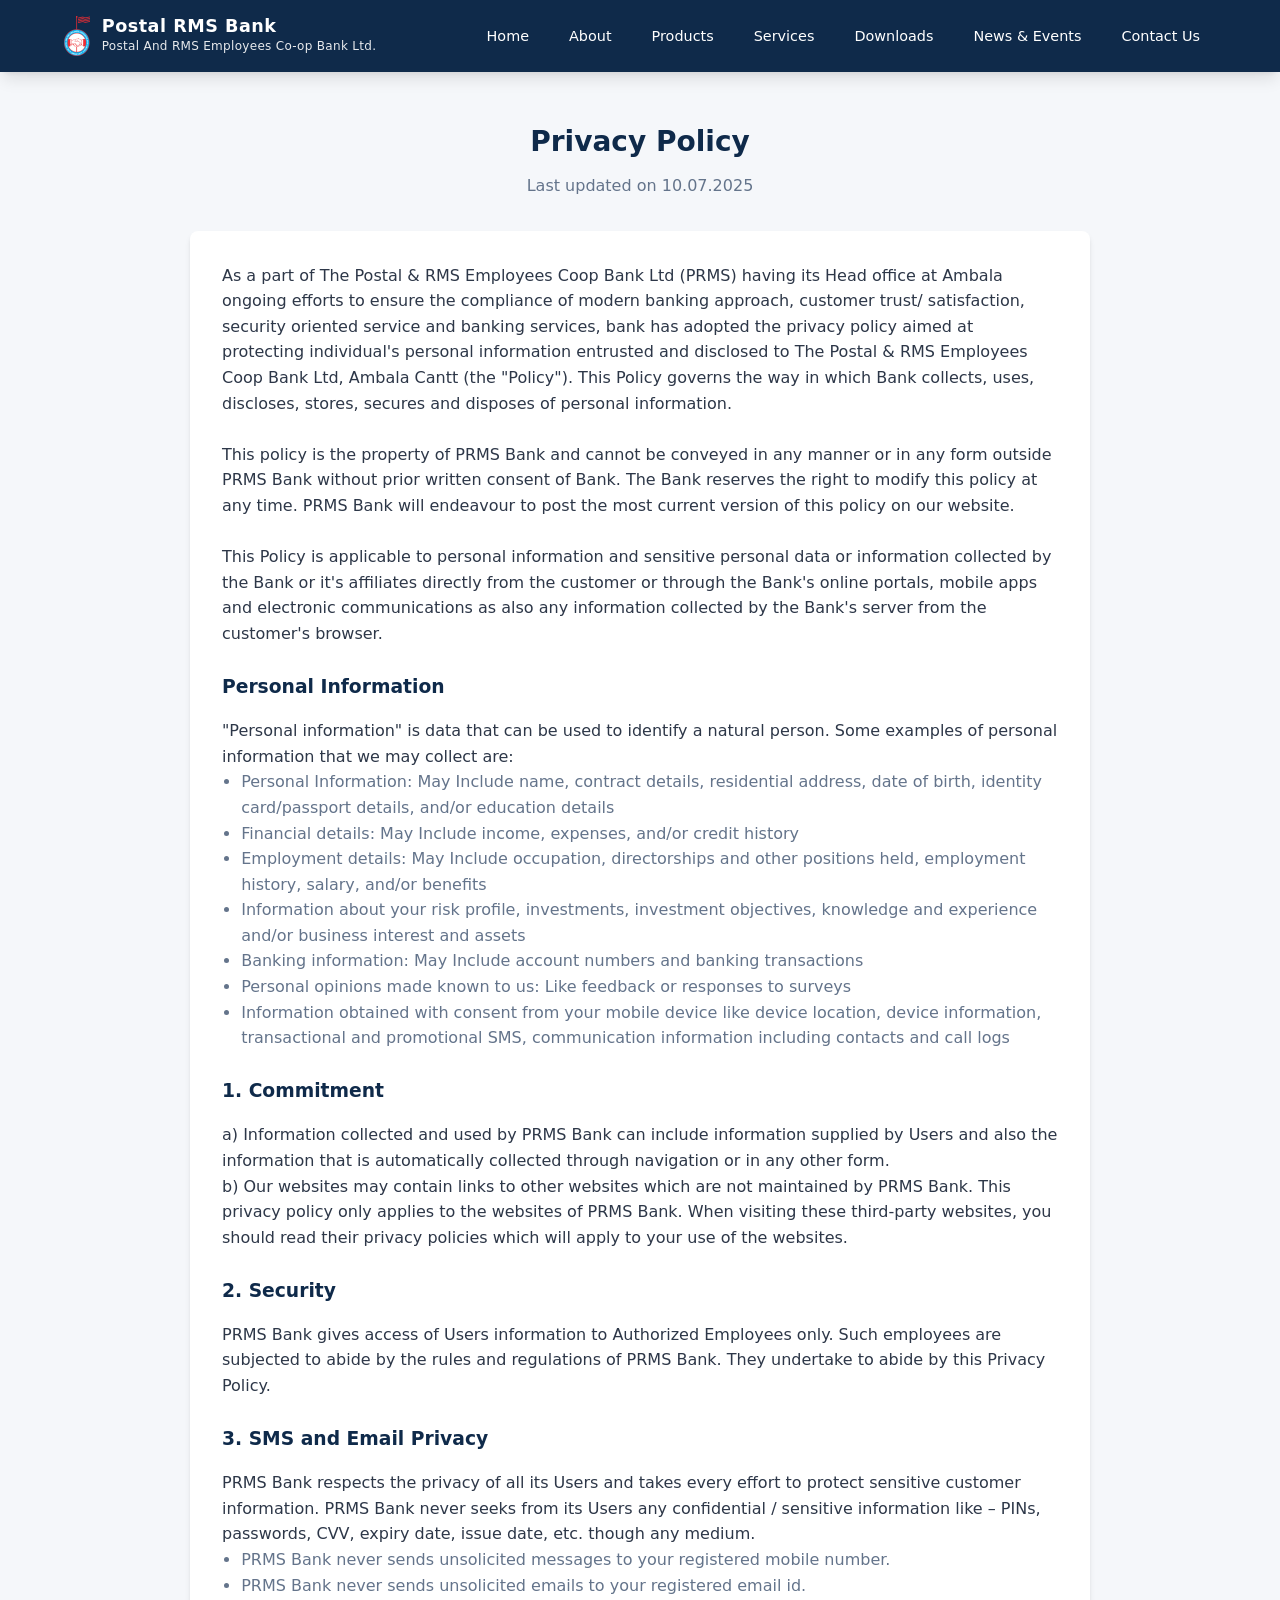
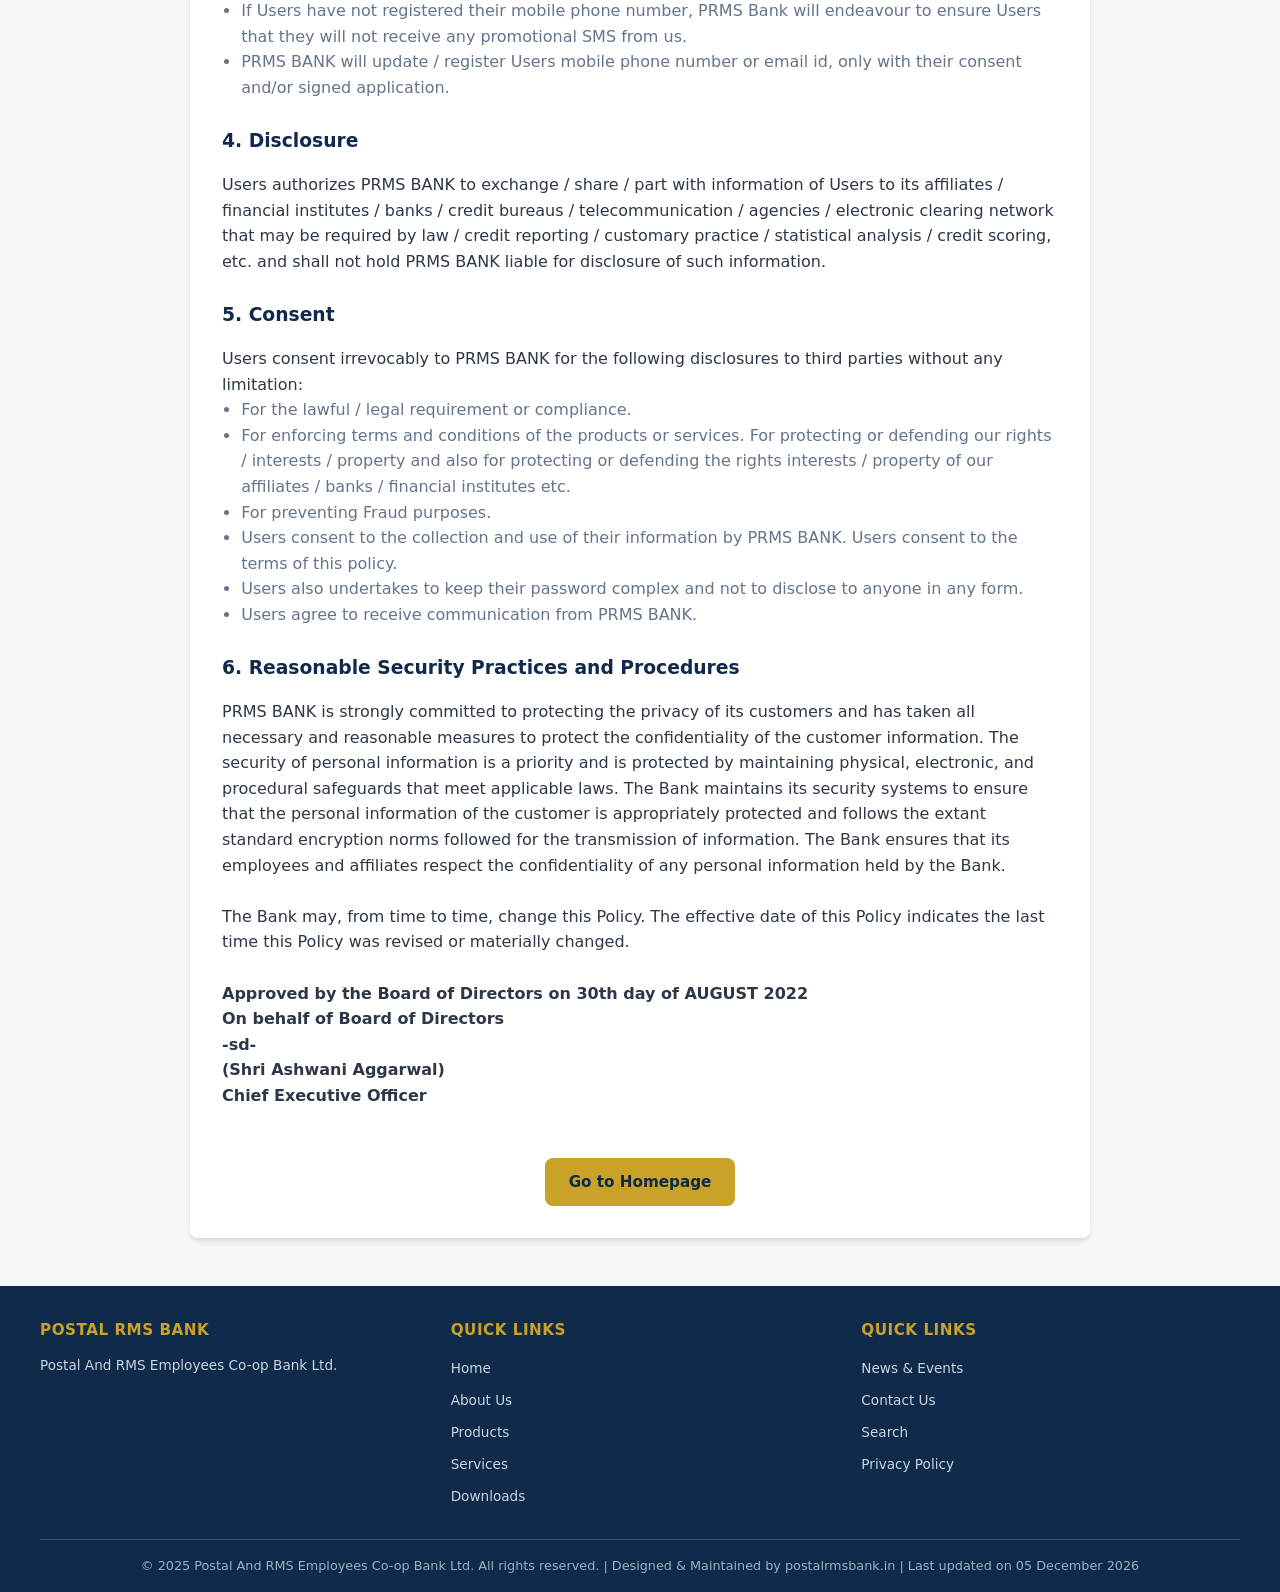
<file: privacy.html>
<!DOCTYPE html>
<html lang="en">
<head>
  <meta charset="UTF-8">
  <meta name="viewport" content="width=device-width, initial-scale=1.0">
  <title>Privacy Policy - Postal RMS Bank</title>
  <link rel="stylesheet" href="css/styles.css">
  <link rel="icon" type="image/png" href="assets/favicon.png">
</head>
<body>
  <header class="header">
    <div class="header-container">
      <a href="index.html" class="logo">
        <img src="assets/favicon.png" alt="Postal RMS Bank">
        <div class="logo-text">
          <span class="logo-title">Postal RMS Bank</span>
          <span class="logo-subtitle">Postal And RMS Employees Co-op Bank Ltd.</span>
        </div>
      </a>
      <button class="mobile-toggle" aria-label="Toggle menu">&#9776;</button>
      <nav class="nav">
        <a href="index.html">Home</a>
        <a href="about.html">About</a>
        <a href="products.html">Products</a>
        <a href="services.html">Services</a>
        <a href="downloads.html">Downloads</a>
        <a href="news.html">News & Events</a>
        <a href="contact.html">Contact Us</a>
      </nav>
    </div>
  </header>
  <main>
    <section class="section">
      <div class="container">
        <h2 class="section-title">Privacy Policy</h2>
        <p class="section-subtitle">Last updated on 10.07.2025</p>
        <div class="form-container" style="max-width:900px">
          <p>As a part of The Postal & RMS Employees Coop Bank Ltd (PRMS) having its Head office at Ambala ongoing efforts to ensure the compliance of modern banking approach, customer trust/ satisfaction, security oriented service and banking services, bank has adopted the privacy policy aimed at protecting individual's personal information entrusted and disclosed to The Postal & RMS Employees Coop Bank Ltd, Ambala Cantt (the "Policy"). This Policy governs the way in which Bank collects, uses, discloses, stores, secures and disposes of personal information.</p>
          <br>
          <p>This policy is the property of PRMS Bank and cannot be conveyed in any manner or in any form outside PRMS Bank without prior written consent of Bank. The Bank reserves the right to modify this policy at any time. PRMS Bank will endeavour to post the most current version of this policy on our website.</p>
          <br>
          <p>This Policy is applicable to personal information and sensitive personal data or information collected by the Bank or it's affiliates directly from the customer or through the Bank's online portals, mobile apps and electronic communications as also any information collected by the Bank's server from the customer's browser.</p>
          <br>
          <h3 style="color:var(--primary);margin-bottom:1rem">Personal Information</h3>
          <p>"Personal information" is data that can be used to identify a natural person. Some examples of personal information that we may collect are:</p>
          <ul style="margin-left:1.2rem;color:var(--text-muted)">
            <li>Personal Information: May Include name, contract details, residential address, date of birth, identity card/passport details, and/or education details</li>
            <li>Financial details: May Include income, expenses, and/or credit history</li>
            <li>Employment details: May Include occupation, directorships and other positions held, employment history, salary, and/or benefits</li>
            <li>Information about your risk profile, investments, investment objectives, knowledge and experience and/or business interest and assets</li>
            <li>Banking information: May Include account numbers and banking transactions</li>
            <li>Personal opinions made known to us: Like feedback or responses to surveys</li>
            <li>Information obtained with consent from your mobile device like device location, device information, transactional and promotional SMS, communication information including contacts and call logs</li>
          </ul>
          <br>
          <h3 style="color:var(--primary);margin-bottom:1rem">1. Commitment</h3>
          <p>a) Information collected and used by PRMS Bank can include information supplied by Users and also the information that is automatically collected through navigation or in any other form.</p>
          <p>b) Our websites may contain links to other websites which are not maintained by PRMS Bank. This privacy policy only applies to the websites of PRMS Bank. When visiting these third-party websites, you should read their privacy policies which will apply to your use of the websites.</p>
          <br>
          <h3 style="color:var(--primary);margin-bottom:1rem">2. Security</h3>
          <p>PRMS Bank gives access of Users information to Authorized Employees only. Such employees are subjected to abide by the rules and regulations of PRMS Bank. They undertake to abide by this Privacy Policy.</p>
          <br>
          <h3 style="color:var(--primary);margin-bottom:1rem">3. SMS and Email Privacy</h3>
          <p>PRMS Bank respects the privacy of all its Users and takes every effort to protect sensitive customer information. PRMS Bank never seeks from its Users any confidential / sensitive information like – PINs, passwords, CVV, expiry date, issue date, etc. though any medium.</p>
          <ul style="margin-left:1.2rem;color:var(--text-muted)">
            <li>PRMS Bank never sends unsolicited messages to your registered mobile number.</li>
            <li>PRMS Bank never sends unsolicited emails to your registered email id.</li>
            <li>If Users have not registered their mobile phone number, PRMS Bank will endeavour to ensure Users that they will not receive any promotional SMS from us.</li>
            <li>PRMS BANK will update / register Users mobile phone number or email id, only with their consent and/or signed application.</li>
          </ul>
          <br>
          <h3 style="color:var(--primary);margin-bottom:1rem">4. Disclosure</h3>
          <p>Users authorizes PRMS BANK to exchange / share / part with information of Users to its affiliates / financial institutes / banks / credit bureaus / telecommunication / agencies / electronic clearing network that may be required by law / credit reporting / customary practice / statistical analysis / credit scoring, etc. and shall not hold PRMS BANK liable for disclosure of such information.</p>
          <br>
          <h3 style="color:var(--primary);margin-bottom:1rem">5. Consent</h3>
          <p>Users consent irrevocably to PRMS BANK for the following disclosures to third parties without any limitation:</p>
          <ul style="margin-left:1.2rem;color:var(--text-muted)">
            <li>For the lawful / legal requirement or compliance.</li>
            <li>For enforcing terms and conditions of the products or services. For protecting or defending our rights / interests / property and also for protecting or defending the rights interests / property of our affiliates / banks / financial institutes etc.</li>
            <li>For preventing Fraud purposes.</li>
            <li>Users consent to the collection and use of their information by PRMS BANK. Users consent to the terms of this policy.</li>
            <li>Users also undertakes to keep their password complex and not to disclose to anyone in any form.</li>
            <li>Users agree to receive communication from PRMS BANK.</li>
          </ul>
          <br>
          <h3 style="color:var(--primary);margin-bottom:1rem">6. Reasonable Security Practices and Procedures</h3>
          <p>PRMS BANK is strongly committed to protecting the privacy of its customers and has taken all necessary and reasonable measures to protect the confidentiality of the customer information. The security of personal information is a priority and is protected by maintaining physical, electronic, and procedural safeguards that meet applicable laws. The Bank maintains its security systems to ensure that the personal information of the customer is appropriately protected and follows the extant standard encryption norms followed for the transmission of information. The Bank ensures that its employees and affiliates respect the confidentiality of any personal information held by the Bank.</p>
          <br>
          <p>The Bank may, from time to time, change this Policy. The effective date of this Policy indicates the last time this Policy was revised or materially changed.</p>
          <br>
          <p><strong>Approved by the Board of Directors on 30th day of AUGUST 2022</strong></p>
          <p><strong>On behalf of Board of Directors</strong></p>
          <p><strong>-sd-</strong></p>
          <p><strong>(Shri Ashwani Aggarwal)</strong></p>
          <p><strong>Chief Executive Officer</strong></p>
          <br>
          <div class="form-actions">
            <a href="index.html" class="btn btn-primary">Go to Homepage</a>
          </div>
        </div>
      </div>
    </section>
  </main>
  <footer class="footer">
    <div class="footer-container">
      <div>
        <h4>Postal RMS Bank</h4>
        <p style="font-size:0.85rem;color:#cbd5e0">Postal And RMS Employees Co-op Bank Ltd.</p>
      </div>
      <div>
        <h4>Quick Links</h4>
        <ul>
          <li><a href="index.html">Home</a></li>
          <li><a href="about.html">About Us</a></li>
          <li><a href="products.html">Products</a></li>
          <li><a href="services.html">Services</a></li>
          <li><a href="downloads.html">Downloads</a></li>
        </ul>
      </div>
      <div>
        <h4>Quick Links</h4>
        <ul>
          <li><a href="news.html">News & Events</a></li>
          <li><a href="contact.html">Contact Us</a></li>
          
          <li><a href="search.html">Search</a></li>
          <li><a href="privacy.html">Privacy Policy</a></li>
        </ul>
      </div>
    </div>
    <div class="footer-bottom">
      &copy; 2025 Postal And RMS Employees Co-op Bank Ltd. All rights reserved. | Designed & Maintained by postalrmsbank.in | <span id="lastUpdated"></span>
    </div>
  </footer>
  <script src="js/main.js"></script>
</body>
</html>
</file>
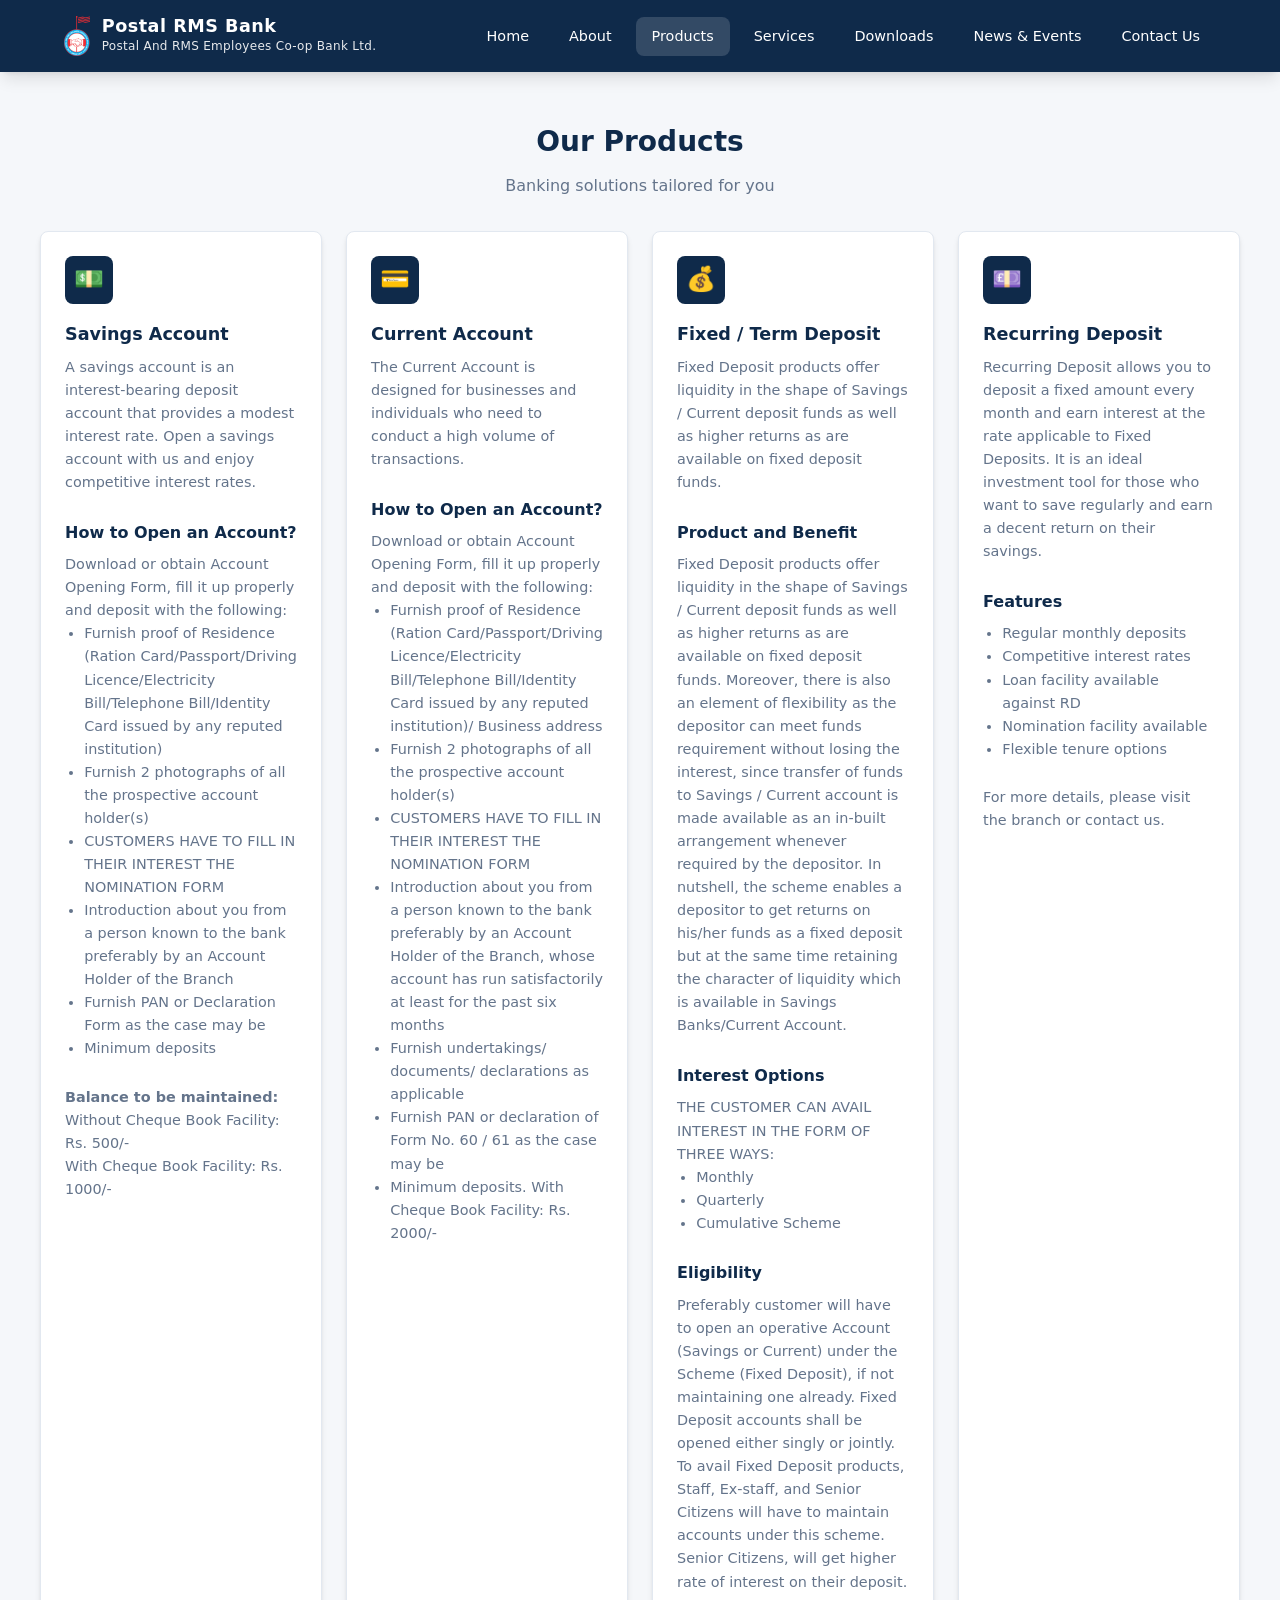
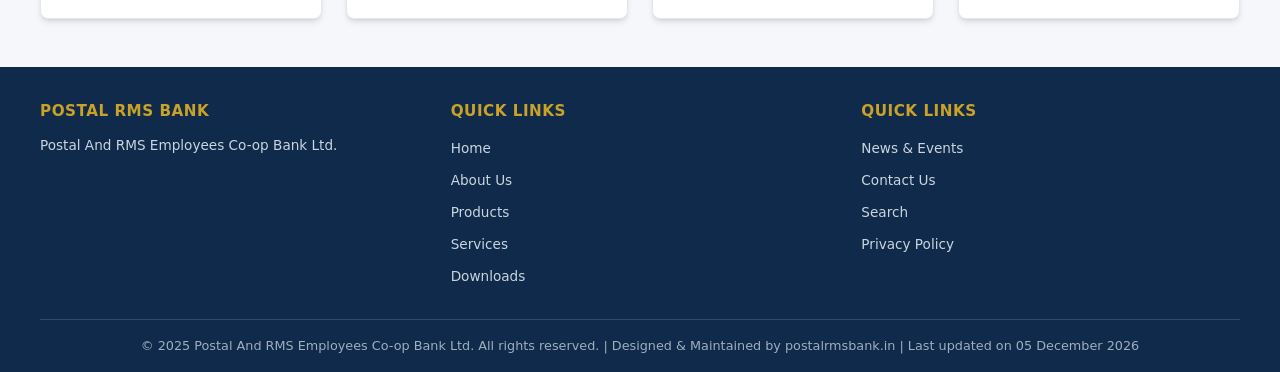
<file: products.html>
<!DOCTYPE html>
<html lang="en">
<head>
  <meta charset="UTF-8">
  <meta name="viewport" content="width=device-width, initial-scale=1.0">
  <title>Products - Postal RMS Bank</title>
  <link rel="stylesheet" href="css/styles.css">
  <link rel="icon" type="image/png" href="assets/favicon.png">
</head>
<body>
  <header class="header">
    <div class="header-container">
      <a href="index.html" class="logo">
        <img src="assets/favicon.png" alt="Postal RMS Bank">
        <div class="logo-text">
          <span class="logo-title">Postal RMS Bank</span>
          <span class="logo-subtitle">Postal And RMS Employees Co-op Bank Ltd.</span>
        </div>
      </a>
      <button class="mobile-toggle" aria-label="Toggle menu">&#9776;</button>
      <nav class="nav">
        <a href="index.html">Home</a>
        <a href="about.html">About</a>
        <a href="products.html" class="active">Products</a>
        <a href="services.html">Services</a>
        <a href="downloads.html">Downloads</a>
        <a href="news.html">News & Events</a>
        <a href="contact.html">Contact Us</a>
      </nav>
    </div>
  </header>
  <main>
    <section class="section">
      <div class="container">
        <h2 class="section-title">Our Products</h2>
        <p class="section-subtitle">Banking solutions tailored for you</p>
        <div class="card-grid">
          <div class="card">
            <div class="card-icon">&#128181;</div>
            <h3>Savings Account</h3>
            <p>A savings account is an interest-bearing deposit account that provides a modest interest rate. Open a savings account with us and enjoy competitive interest rates.</p>
            <br>
            <h4 style="color:var(--primary);margin-bottom:0.5rem">How to Open an Account?</h4>
            <p>Download or obtain Account Opening Form, fill it up properly and deposit with the following:</p>
            <ul style="margin-left:1.2rem;color:var(--text-muted);font-size:0.9rem">
              <li>Furnish proof of Residence (Ration Card/Passport/Driving Licence/Electricity Bill/Telephone Bill/Identity Card issued by any reputed institution)</li>
              <li>Furnish 2 photographs of all the prospective account holder(s)</li>
              <li>CUSTOMERS HAVE TO FILL IN THEIR INTEREST THE NOMINATION FORM</li>
              <li>Introduction about you from a person known to the bank preferably by an Account Holder of the Branch</li>
              <li>Furnish PAN or Declaration Form as the case may be</li>
              <li>Minimum deposits</li>
            </ul>
            <br>
            <p><strong>Balance to be maintained:</strong></p>
            <p>Without Cheque Book Facility: Rs. 500/-</p>
            <p>With Cheque Book Facility: Rs. 1000/-</p>
          </div>
          <div class="card">
            <div class="card-icon">&#128179;</div>
            <h3>Current Account</h3>
            <p>The Current Account is designed for businesses and individuals who need to conduct a high volume of transactions.</p>
            <br>
            <h4 style="color:var(--primary);margin-bottom:0.5rem">How to Open an Account?</h4>
            <p>Download or obtain Account Opening Form, fill it up properly and deposit with the following:</p>
            <ul style="margin-left:1.2rem;color:var(--text-muted);font-size:0.9rem">
              <li>Furnish proof of Residence (Ration Card/Passport/Driving Licence/Electricity Bill/Telephone Bill/Identity Card issued by any reputed institution)/ Business address</li>
              <li>Furnish 2 photographs of all the prospective account holder(s)</li>
              <li>CUSTOMERS HAVE TO FILL IN THEIR INTEREST THE NOMINATION FORM</li>
              <li>Introduction about you from a person known to the bank preferably by an Account Holder of the Branch, whose account has run satisfactorily at least for the past six months</li>
              <li>Furnish undertakings/ documents/ declarations as applicable</li>
              <li>Furnish PAN or declaration of Form No. 60 / 61 as the case may be</li>
              <li>Minimum deposits. With Cheque Book Facility: Rs. 2000/-</li>
            </ul>
          </div>
          <div class="card">
            <div class="card-icon">&#128176;</div>
            <h3>Fixed / Term Deposit</h3>
            <p>Fixed Deposit products offer liquidity in the shape of Savings / Current deposit funds as well as higher returns as are available on fixed deposit funds.</p>
            <br>
            <h4 style="color:var(--primary);margin-bottom:0.5rem">Product and Benefit</h4>
            <p>Fixed Deposit products offer liquidity in the shape of Savings / Current deposit funds as well as higher returns as are available on fixed deposit funds. Moreover, there is also an element of flexibility as the depositor can meet funds requirement without losing the interest, since transfer of funds to Savings / Current account is made available as an in-built arrangement whenever required by the depositor. In nutshell, the scheme enables a depositor to get returns on his/her funds as a fixed deposit but at the same time retaining the character of liquidity which is available in Savings Banks/Current Account.</p>
            <br>
            <h4 style="color:var(--primary);margin-bottom:0.5rem">Interest Options</h4>
            <p>THE CUSTOMER CAN AVAIL INTEREST IN THE FORM OF THREE WAYS:</p>
            <ul style="margin-left:1.2rem;color:var(--text-muted);font-size:0.9rem">
              <li>Monthly</li>
              <li>Quarterly</li>
              <li>Cumulative Scheme</li>
            </ul>
            <br>
            <h4 style="color:var(--primary);margin-bottom:0.5rem">Eligibility</h4>
            <p>Preferably customer will have to open an operative Account (Savings or Current) under the Scheme (Fixed Deposit), if not maintaining one already. Fixed Deposit accounts shall be opened either singly or jointly. To avail Fixed Deposit products, Staff, Ex-staff, and Senior Citizens will have to maintain accounts under this scheme. Senior Citizens, will get higher rate of interest on their deposit.</p>
          </div>
          <div class="card">
            <div class="card-icon">&#128183;</div>
            <h3>Recurring Deposit</h3>
            <p>Recurring Deposit allows you to deposit a fixed amount every month and earn interest at the rate applicable to Fixed Deposits. It is an ideal investment tool for those who want to save regularly and earn a decent return on their savings.</p>
            <br>
            <h4 style="color:var(--primary);margin-bottom:0.5rem">Features</h4>
            <ul style="margin-left:1.2rem;color:var(--text-muted);font-size:0.9rem">
              <li>Regular monthly deposits</li>
              <li>Competitive interest rates</li>
              <li>Loan facility available against RD</li>
              <li>Nomination facility available</li>
              <li>Flexible tenure options</li>
            </ul>
            <br>
            <p style="color:var(--text-muted);font-size:0.9rem">For more details, please visit the branch or contact us.</p>
          </div>
        </div>
      </div>
    </section>
  </main>
  <footer class="footer">
    <div class="footer-container">
      <div>
        <h4>Postal RMS Bank</h4>
        <p style="font-size:0.85rem;color:#cbd5e0">Postal And RMS Employees Co-op Bank Ltd.</p>
      </div>
      <div>
        <h4>Quick Links</h4>
        <ul>
          <li><a href="index.html">Home</a></li>
          <li><a href="about.html">About Us</a></li>
          <li><a href="products.html">Products</a></li>
          <li><a href="services.html">Services</a></li>
          <li><a href="downloads.html">Downloads</a></li>
        </ul>
      </div>
      <div>
        <h4>Quick Links</h4>
        <ul>
          <li><a href="news.html">News & Events</a></li>
          <li><a href="contact.html">Contact Us</a></li>
          
          <li><a href="search.html">Search</a></li>
          <li><a href="privacy.html">Privacy Policy</a></li>
        </ul>
      </div>
    </div>
    <div class="footer-bottom">
      &copy; 2025 Postal And RMS Employees Co-op Bank Ltd. All rights reserved. | Designed & Maintained by postalrmsbank.in | <span id="lastUpdated"></span>
    </div>
  </footer>
  <script src="js/main.js"></script>
</body>
</html>
</file>
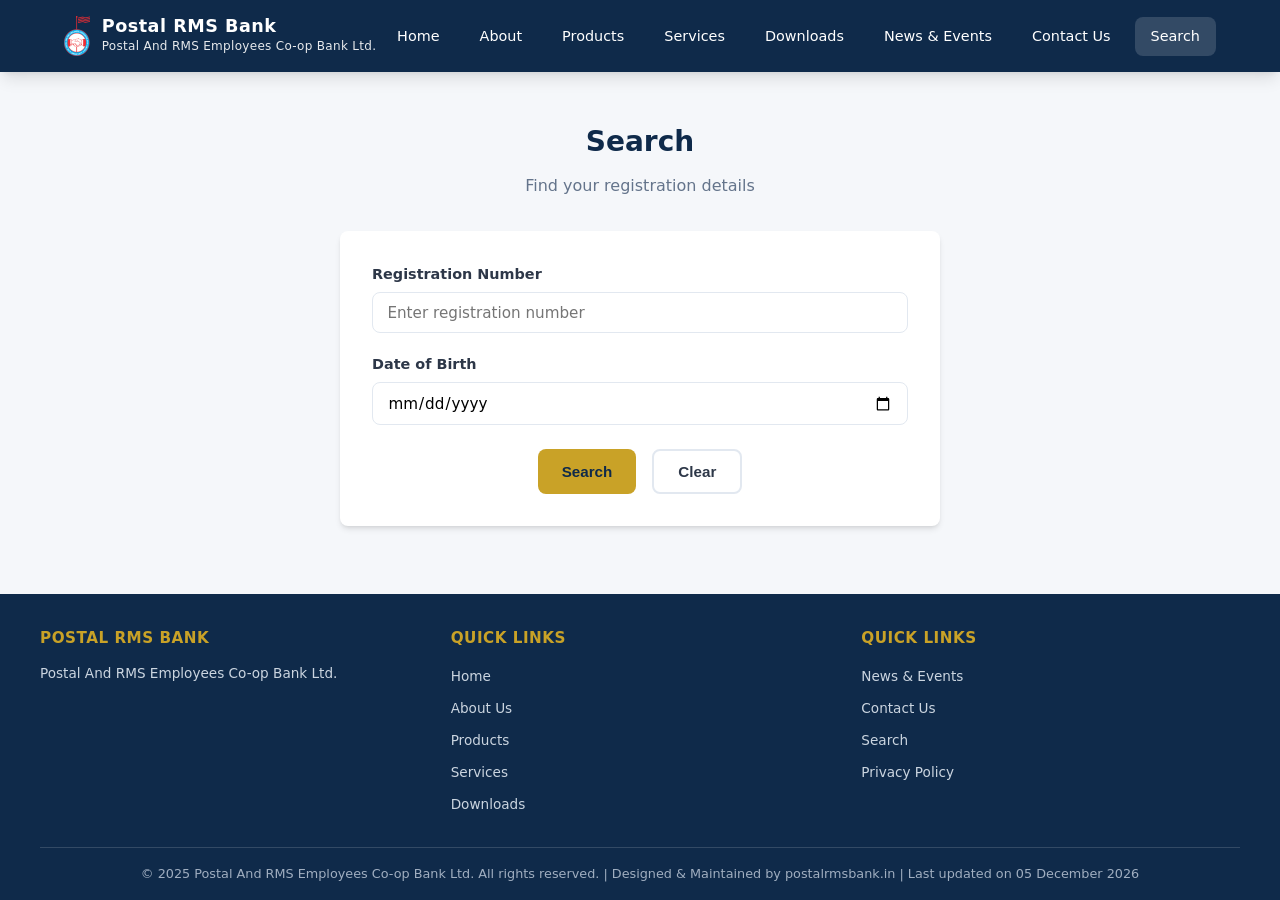
<file: search.html>
<!DOCTYPE html>
<html lang="en">
<head>
  <meta charset="UTF-8">
  <meta name="viewport" content="width=device-width, initial-scale=1.0">
  <title>Search - Postal RMS Bank</title>
  <link rel="stylesheet" href="css/styles.css">
  <link rel="icon" type="image/png" href="assets/favicon.png">
</head>
<body>
  <header class="header">
    <div class="header-container">
      <a href="index.html" class="logo">
        <img src="assets/favicon.png" alt="Postal RMS Bank">
        <div class="logo-text">
          <span class="logo-title">Postal RMS Bank</span>
          <span class="logo-subtitle">Postal And RMS Employees Co-op Bank Ltd.</span>
        </div>
      </a>
      <button class="mobile-toggle" aria-label="Toggle menu">&#9776;</button>
      <nav class="nav">
        <a href="index.html">Home</a>
        <a href="about.html">About</a>
        <a href="products.html">Products</a>
        <a href="services.html">Services</a>
        <a href="downloads.html">Downloads</a>
        <a href="news.html">News & Events</a>
        <a href="contact.html">Contact Us</a>
        <a href="search.html" class="active">Search</a>
      </nav>
    </div>
  </header>
  <main>
    <section class="section">
      <div class="container">
        <h2 class="section-title">Search</h2>
        <p class="section-subtitle">Find your registration details</p>
        <div class="form-container" style="max-width:600px">
          <form id="searchForm" novalidate>
            <div class="form-group">
              <label for="txtreg">Registration Number</label>
              <input type="text" id="txtreg" placeholder="Enter registration number" required>
              <span class="error-msg">Please enter registration number</span>
            </div>
            <div class="form-group">
              <label for="txtdob">Date of Birth</label>
              <input type="date" id="txtdob" required>
              <span class="error-msg">Please enter date of birth</span>
            </div>
            <div class="form-actions">
              <button type="submit" class="btn btn-primary">Search</button>
              <button type="reset" class="btn btn-secondary" style="color:var(--text);border-color:var(--border)">Clear</button>
            </div>
          </form>
          <div id="searchResult" style="margin-top:1.5rem;display:none"></div>
        </div>
      </div>
    </section>
  </main>
  <footer class="footer">
    <div class="footer-container">
      <div>
        <h4>Postal RMS Bank</h4>
        <p style="font-size:0.85rem;color:#cbd5e0">Postal And RMS Employees Co-op Bank Ltd.</p>
      </div>
      <div>
        <h4>Quick Links</h4>
        <ul>
          <li><a href="index.html">Home</a></li>
          <li><a href="about.html">About Us</a></li>
          <li><a href="products.html">Products</a></li>
          <li><a href="services.html">Services</a></li>
          <li><a href="downloads.html">Downloads</a></li>
        </ul>
      </div>
      <div>
        <h4>Quick Links</h4>
        <ul>
          <li><a href="news.html">News & Events</a></li>
          <li><a href="contact.html">Contact Us</a></li>
          <li><a href="search.html">Search</a></li>
          <li><a href="privacy.html">Privacy Policy</a></li>
        </ul>
      </div>
    </div>
    <div class="footer-bottom">
      &copy; 2025 Postal And RMS Employees Co-op Bank Ltd. All rights reserved. | Designed & Maintained by postalrmsbank.in | <span id="lastUpdated"></span>
    </div>
  </footer>
  <script src="js/main.js"></script>
  <script>
    document.getElementById('searchForm').addEventListener('submit', function(e) {
      e.preventDefault();
      const form = this;
      let valid = true;
      form.querySelectorAll('input[required]').forEach(input => {
        const group = input.closest('.form-group');
        if (!input.value.trim()) {
          valid = false;
          if (group) group.classList.add('has-error');
        } else {
          if (group) group.classList.remove('has-error');
        }
      });
      if (!valid) return;
      const result = document.getElementById('searchResult');
      result.style.display = 'block';
      result.innerHTML = `
        <div class="success-box">
          <h3>Search Feature Requires Backend</h3>
          <p style="margin-top:0.5rem">This static frontend is ready to be connected to your backend API for live search results.</p>
          <p style="margin-top:0.5rem;font-size:0.9rem;color:var(--text-muted)">Registration No: <strong>${document.getElementById('txtreg').value}</strong></p>
        </div>
      `;
    });
  </script>
</body>
</html>
</file>
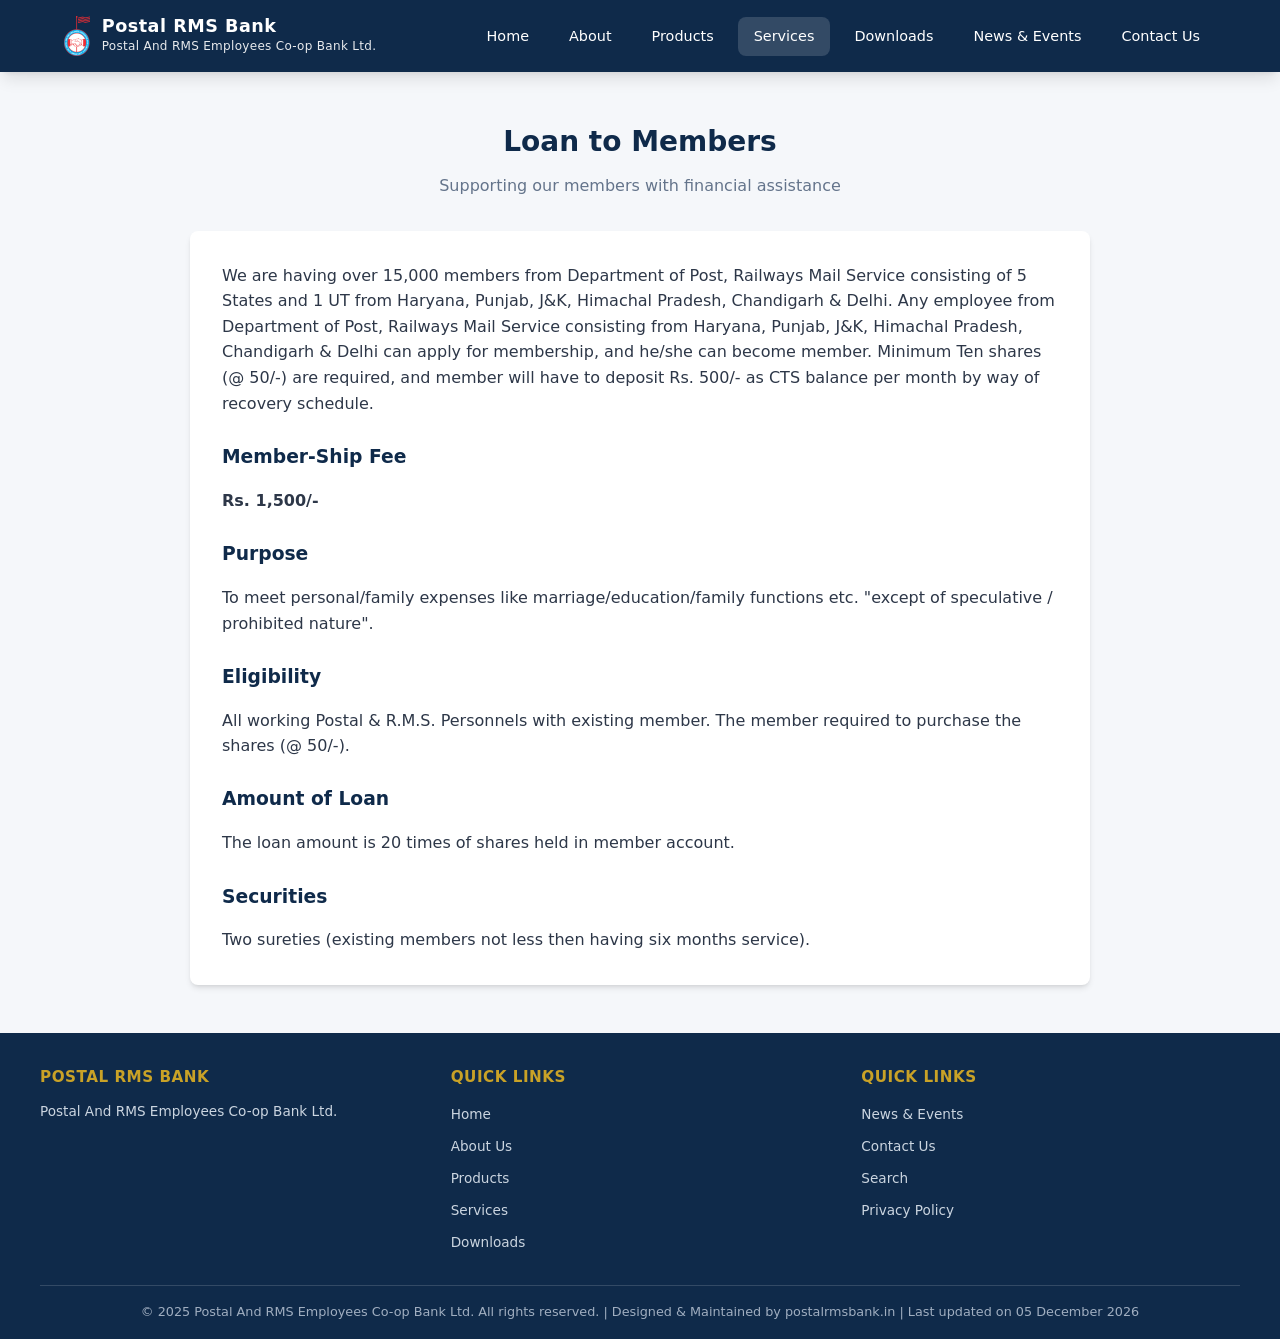
<file: services.html>
<!DOCTYPE html>
<html lang="en">
<head>
  <meta charset="UTF-8">
  <meta name="viewport" content="width=device-width, initial-scale=1.0">
  <title>Services - Postal RMS Bank</title>
  <link rel="stylesheet" href="css/styles.css">
  <link rel="icon" type="image/png" href="assets/favicon.png">
</head>
<body>
  <header class="header">
    <div class="header-container">
      <a href="index.html" class="logo">
        <img src="assets/favicon.png" alt="Postal RMS Bank">
        <div class="logo-text">
          <span class="logo-title">Postal RMS Bank</span>
          <span class="logo-subtitle">Postal And RMS Employees Co-op Bank Ltd.</span>
        </div>
      </a>
      <button class="mobile-toggle" aria-label="Toggle menu">&#9776;</button>
      <nav class="nav">
        <a href="index.html">Home</a>
        <a href="about.html">About</a>
        <a href="products.html">Products</a>
        <a href="services.html" class="active">Services</a>
        <a href="downloads.html">Downloads</a>
        <a href="news.html">News & Events</a>
        <a href="contact.html">Contact Us</a>
      </nav>
    </div>
  </header>
  <main>
    <section class="section">
      <div class="container">
        <h2 class="section-title">Loan to Members</h2>
        <p class="section-subtitle">Supporting our members with financial assistance</p>
        <div class="form-container" style="max-width:900px">
          <p>We are having over 15,000 members from Department of Post, Railways Mail Service consisting of 5 States and 1 UT from Haryana, Punjab, J&K, Himachal Pradesh, Chandigarh & Delhi. Any employee from Department of Post, Railways Mail Service consisting from Haryana, Punjab, J&K, Himachal Pradesh, Chandigarh & Delhi can apply for membership, and he/she can become member. Minimum Ten shares (@ 50/-) are required, and member will have to deposit Rs. 500/- as CTS balance per month by way of recovery schedule.</p>
          <br>
          <h3 style="color:var(--primary);margin-bottom:1rem">Member-Ship Fee</h3>
          <p><strong>Rs. 1,500/-</strong></p>
          <br>
          <h3 style="color:var(--primary);margin-bottom:1rem">Purpose</h3>
          <p>To meet personal/family expenses like marriage/education/family functions etc. "except of speculative / prohibited nature".</p>
          <br>
          <h3 style="color:var(--primary);margin-bottom:1rem">Eligibility</h3>
          <p>All working Postal & R.M.S. Personnels with existing member. The member required to purchase the shares (@ 50/-).</p>
          <br>
          <h3 style="color:var(--primary);margin-bottom:1rem">Amount of Loan</h3>
          <p>The loan amount is 20 times of shares held in member account.</p>
          <br>
          <h3 style="color:var(--primary);margin-bottom:1rem">Securities</h3>
          <p>Two sureties (existing members not less then having six months service).</p>
        </div>
      </div>
    </section>
  </main>
  <footer class="footer">
    <div class="footer-container">
      <div>
        <h4>Postal RMS Bank</h4>
        <p style="font-size:0.85rem;color:#cbd5e0">Postal And RMS Employees Co-op Bank Ltd.</p>
      </div>
      <div>
        <h4>Quick Links</h4>
        <ul>
          <li><a href="index.html">Home</a></li>
          <li><a href="about.html">About Us</a></li>
          <li><a href="products.html">Products</a></li>
          <li><a href="services.html">Services</a></li>
          <li><a href="downloads.html">Downloads</a></li>
        </ul>
      </div>
      <div>
        <h4>Quick Links</h4>
        <ul>
          <li><a href="news.html">News & Events</a></li>
          <li><a href="contact.html">Contact Us</a></li>
          
          <li><a href="search.html">Search</a></li>
          <li><a href="privacy.html">Privacy Policy</a></li>
        </ul>
      </div>
    </div>
    <div class="footer-bottom">
      &copy; 2025 Postal And RMS Employees Co-op Bank Ltd. All rights reserved. | Designed & Maintained by postalrmsbank.in | <span id="lastUpdated"></span>
    </div>
  </footer>
  <script src="js/main.js"></script>
</body>
</html>
</file>
<file: css/styles.css>
:root {
  --primary: #0f2a4a;
  --primary-light: #1a3f6e;
  --gold: #c9a227;
  --gold-light: #e0b840;
  --accent: #2c5282;
  --bg: #f5f7fa;
  --surface: #ffffff;
  --text: #2d3748;
  --text-muted: #64748b;
  --border: #e2e8f0;
  --error: #e53e3e;
  --success: #38a169;
  --radius: 8px;
  --shadow: 0 4px 6px -1px rgba(0, 0, 0, 0.1), 0 2px 4px -2px rgba(0, 0, 0, 0.1);
  --shadow-lg: 0 10px 15px -3px rgba(0, 0, 0, 0.1), 0 4px 6px -4px rgba(0, 0, 0, 0.1);
}

* {
  margin: 0;
  padding: 0;
  box-sizing: border-box;
}

html {
  scroll-behavior: smooth;
}

body {
  font-family: 'Segoe UI', system-ui, -apple-system, sans-serif;
  background: var(--bg);
  color: var(--text);
  line-height: 1.6;
  min-height: 100vh;
  display: flex;
  flex-direction: column;
}

/* Header */
.header {
  background: var(--primary);
  color: #fff;
  padding: 1rem 0;
  position: sticky;
  top: 0;
  z-index: 1000;
  box-shadow: var(--shadow-lg);
}

.header-container {
  max-width: 1200px;
  margin: 0 auto;
  padding: 0 1.5rem;
  display: flex;
  justify-content: space-between;
  align-items: center;
}

.logo {
  display: flex;
  align-items: center;
  gap: 0.75rem;
  text-decoration: none;
  color: #fff;
}

.logo img {
  height: 40px;
  width: auto;
}

.logo-text {
  display: flex;
  flex-direction: column;
}

.logo-title {
  font-size: 1.1rem;
  font-weight: 700;
  letter-spacing: 0.5px;
  line-height: 1.2;
}

.logo-subtitle {
  font-size: 0.75rem;
  opacity: 0.9;
  letter-spacing: 0.3px;
}

.nav {
  display: flex;
  gap: 0.5rem;
  align-items: center;
}

.nav a {
  color: #fff;
  text-decoration: none;
  padding: 0.5rem 1rem;
  border-radius: var(--radius);
  transition: background 0.2s;
  font-size: 0.9rem;
  font-weight: 500;
}

.nav a:hover,
.nav a.active {
  background: rgba(255, 255, 255, 0.15);
}

.nav .btn-nav {
  background: var(--gold);
  color: var(--primary);
  font-weight: 600;
}

.nav .btn-nav:hover {
  background: var(--gold-light);
}

.mobile-toggle {
  display: none;
  background: none;
  border: none;
  color: #fff;
  font-size: 1.5rem;
  cursor: pointer;
}

/* Hero */
.hero {
  background: linear-gradient(135deg, var(--primary) 0%, var(--primary-light) 100%);
  color: #fff;
  padding: 4rem 1.5rem;
  text-align: center;
}

.hero h1 {
  font-size: 2.5rem;
  margin-bottom: 1rem;
  font-weight: 700;
}

.hero p {
  font-size: 1.1rem;
  opacity: 0.95;
  max-width: 600px;
  margin: 0 auto 2rem;
}

.hero-buttons {
  display: flex;
  gap: 1rem;
  justify-content: center;
  flex-wrap: wrap;
}

.btn {
  display: inline-block;
  padding: 0.75rem 1.5rem;
  border-radius: var(--radius);
  text-decoration: none;
  font-weight: 600;
  transition: transform 0.2s, box-shadow 0.2s;
  border: none;
  cursor: pointer;
  font-size: 0.95rem;
}

.btn:hover {
  transform: translateY(-2px);
  box-shadow: var(--shadow-lg);
}

.btn-primary {
  background: var(--gold);
  color: var(--primary);
}

.btn-secondary {
  background: transparent;
  color: #fff;
  border: 2px solid #fff;
}

.btn-secondary:hover {
  background: rgba(255, 255, 255, 0.1);
}

/* Sections */
.section {
  padding: 3rem 1.5rem;
}

.section-alt {
  background: var(--surface);
}

.container {
  max-width: 1200px;
  margin: 0 auto;
}

.section-title {
  text-align: center;
  font-size: 1.75rem;
  margin-bottom: 0.5rem;
  color: var(--primary);
}

.section-subtitle {
  text-align: center;
  color: var(--text-muted);
  margin-bottom: 2rem;
}

/* Cards */
.card-grid {
  display: grid;
  grid-template-columns: repeat(auto-fit, minmax(280px, 1fr));
  gap: 1.5rem;
}

.card {
  background: var(--surface);
  border-radius: var(--radius);
  padding: 1.5rem;
  box-shadow: var(--shadow);
  transition: transform 0.2s, box-shadow 0.2s;
  border: 1px solid var(--border);
}

.card:hover {
  transform: translateY(-4px);
  box-shadow: var(--shadow-lg);
}

.card-icon {
  width: 48px;
  height: 48px;
  background: var(--primary);
  color: #fff;
  border-radius: var(--radius);
  display: flex;
  align-items: center;
  justify-content: center;
  font-size: 1.5rem;
  margin-bottom: 1rem;
}

.card h3 {
  color: var(--primary);
  margin-bottom: 0.5rem;
  font-size: 1.1rem;
}

.card p {
  color: var(--text-muted);
  font-size: 0.9rem;
}

/* Forms */
.form-container {
  max-width: 800px;
  margin: 0 auto;
  background: var(--surface);
  padding: 2rem;
  border-radius: var(--radius);
  box-shadow: var(--shadow);
}

.form-group {
  margin-bottom: 1.25rem;
}

.form-group label {
  display: block;
  margin-bottom: 0.4rem;
  font-weight: 600;
  font-size: 0.9rem;
  color: var(--text);
}

.form-group input,
.form-group select,
.form-group textarea {
  width: 100%;
  padding: 0.65rem 0.9rem;
  border: 1px solid var(--border);
  border-radius: var(--radius);
  font-size: 0.95rem;
  transition: border-color 0.2s, box-shadow 0.2s;
  font-family: inherit;
}

.form-group input:focus,
.form-group select:focus,
.form-group textarea:focus {
  outline: none;
  border-color: var(--accent);
  box-shadow: 0 0 0 3px rgba(44, 82, 130, 0.15);
}

.form-group .error-msg {
  color: var(--error);
  font-size: 0.8rem;
  margin-top: 0.25rem;
  display: none;
}

.form-group.has-error input,
.form-group.has-error select {
  border-color: var(--error);
}

.form-group.has-error .error-msg {
  display: block;
}

.form-row {
  display: grid;
  grid-template-columns: 1fr 1fr;
  gap: 1rem;
}

/* Buttons in forms */
.form-actions {
  display: flex;
  gap: 1rem;
  justify-content: center;
  margin-top: 1.5rem;
}

/* Success box */
.success-box {
  background: #f0fff4;
  border: 1px solid #9ae6b4;
  border-radius: var(--radius);
  padding: 1.5rem;
  text-align: center;
}

.success-box h2 {
  color: var(--success);
  margin-bottom: 0.5rem;
}

.success-box .reg-number {
  font-size: 1.5rem;
  font-weight: 700;
  color: var(--error);
  margin: 1rem 0;
}

/* Documents */
.doc-grid {
  display: grid;
  grid-template-columns: repeat(auto-fill, minmax(220px, 1fr));
  gap: 1rem;
}

.doc-item {
  background: var(--surface);
  border: 1px solid var(--border);
  border-radius: var(--radius);
  padding: 1rem;
  display: flex;
  align-items: center;
  gap: 0.75rem;
  text-decoration: none;
  color: var(--text);
  transition: box-shadow 0.2s;
}

.doc-item:hover {
  box-shadow: var(--shadow);
}

.doc-icon {
  font-size: 1.5rem;
}

.doc-info {
  overflow: hidden;
}

.doc-info .doc-name {
  font-weight: 600;
  font-size: 0.9rem;
  white-space: nowrap;
  overflow: hidden;
  text-overflow: ellipsis;
}

.doc-info .doc-meta {
  font-size: 0.75rem;
  color: var(--text-muted);
}

/* Footer */
.footer {
  background: var(--primary);
  color: #fff;
  padding: 2rem 1.5rem 1rem;
  margin-top: auto;
}

.footer-container {
  max-width: 1200px;
  margin: 0 auto;
  display: grid;
  grid-template-columns: repeat(auto-fit, minmax(200px, 1fr));
  gap: 2rem;
}

.footer h4 {
  margin-bottom: 0.75rem;
  color: var(--gold);
  font-size: 0.95rem;
  text-transform: uppercase;
  letter-spacing: 0.5px;
}

.footer ul {
  list-style: none;
}

.footer ul li {
  margin-bottom: 0.4rem;
}

.footer a {
  color: #cbd5e0;
  text-decoration: none;
  font-size: 0.85rem;
}

.footer a:hover {
  color: #fff;
}

.footer-bottom {
  max-width: 1200px;
  margin: 1.5rem auto 0;
  padding-top: 1rem;
  border-top: 1px solid rgba(255, 255, 255, 0.15);
  text-align: center;
  font-size: 0.8rem;
  color: #a0aec0;
}

/* Responsive */
@media (max-width: 768px) {
  .hero h1 {
    font-size: 1.75rem;
  }

  .mobile-toggle {
    display: block;
  }

  .nav {
    display: none;
    position: absolute;
    top: 100%;
    left: 0;
    right: 0;
    background: var(--primary);
    flex-direction: column;
    padding: 1rem;
    box-shadow: var(--shadow-lg);
  }

  .nav.open {
    display: flex;
  }

  .form-row {
    grid-template-columns: 1fr;
  }

  .logo-title {
    font-size: 0.95rem;
  }

  .logo-subtitle {
    font-size: 0.65rem;
  }
}

/* Carousel */
.hero-carousel {
  position: relative;
  width: 100%;
  height: 70vh;
  min-height: 400px;
  overflow: hidden;
  background: var(--primary);
  padding-top: 60px;
}

.carousel-welcome {
  position: absolute;
  top: 50%;
  left: 50%;
  transform: translate(-50%, -50%);
  z-index: 20;
  text-align: center;
  color: #fff;
  padding: 2rem;
  max-width: 900px;
  pointer-events: none;
}

.carousel-welcome h1 {
  font-size: 2.5rem;
  margin-bottom: 1rem;
  font-weight: 700;
  text-shadow: 2px 2px 4px rgba(0, 0, 0, 0.5);
}

.carousel-welcome p {
  font-size: 1.1rem;
  opacity: 0.95;
  text-shadow: 1px 1px 2px rgba(0, 0, 0, 0.5);
}

.carousel {
  position: relative;
  width: 100%;
  height: 100%;
  display: flex;
  align-items: center;
  justify-content: center;
}

.carousel-slide {
  position: absolute;
  top: 50%;
  left: 50%;
  transform: translate(-50%, -50%);
  width: 50%;
  height: auto;
  max-height: 70vh;
  opacity: 0;
  transition: opacity 0.8s ease-in-out;
  display: flex;
  align-items: center;
  justify-content: center;
}

.carousel-slide.active {
  opacity: 1;
  z-index: 1;
}

.carousel-slide img {
  width: 100%;
  height: auto;
  max-height: 70vh;
  object-fit: contain;
  filter: brightness(0.45);
}

.carousel-btn {
  position: absolute;
  top: 50%;
  transform: translateY(-50%);
  background: rgba(255, 255, 255, 0.2);
  color: #fff;
  border: none;
  font-size: 2rem;
  padding: 1rem;
  cursor: pointer;
  z-index: 10;
  transition: background 0.3s;
  border-radius: var(--radius);
}

.carousel-btn:hover {
  background: rgba(255, 255, 255, 0.4);
}

.carousel-btn.prev {
  left: 1rem;
}

.carousel-btn.next {
  right: 1rem;
}

@media (max-width: 768px) {
  .hero-carousel {
    height: 50vh;
    min-height: 300px;
    padding-top: 50px;
  }

  .carousel-slide {
    width: 90%;
  }

  .carousel-welcome h1 {
    font-size: 1.75rem;
  }

  .carousel-welcome p {
    font-size: 0.95rem;
  }

  .carousel-btn {
    font-size: 1.5rem;
    padding: 0.5rem;
  }
}

/* Utility */
.text-center {
  text-align: center;
}

.mt-2 {
  margin-top: 2rem;
}

.mb-2 {
  margin-bottom: 2rem;
}
</file>
